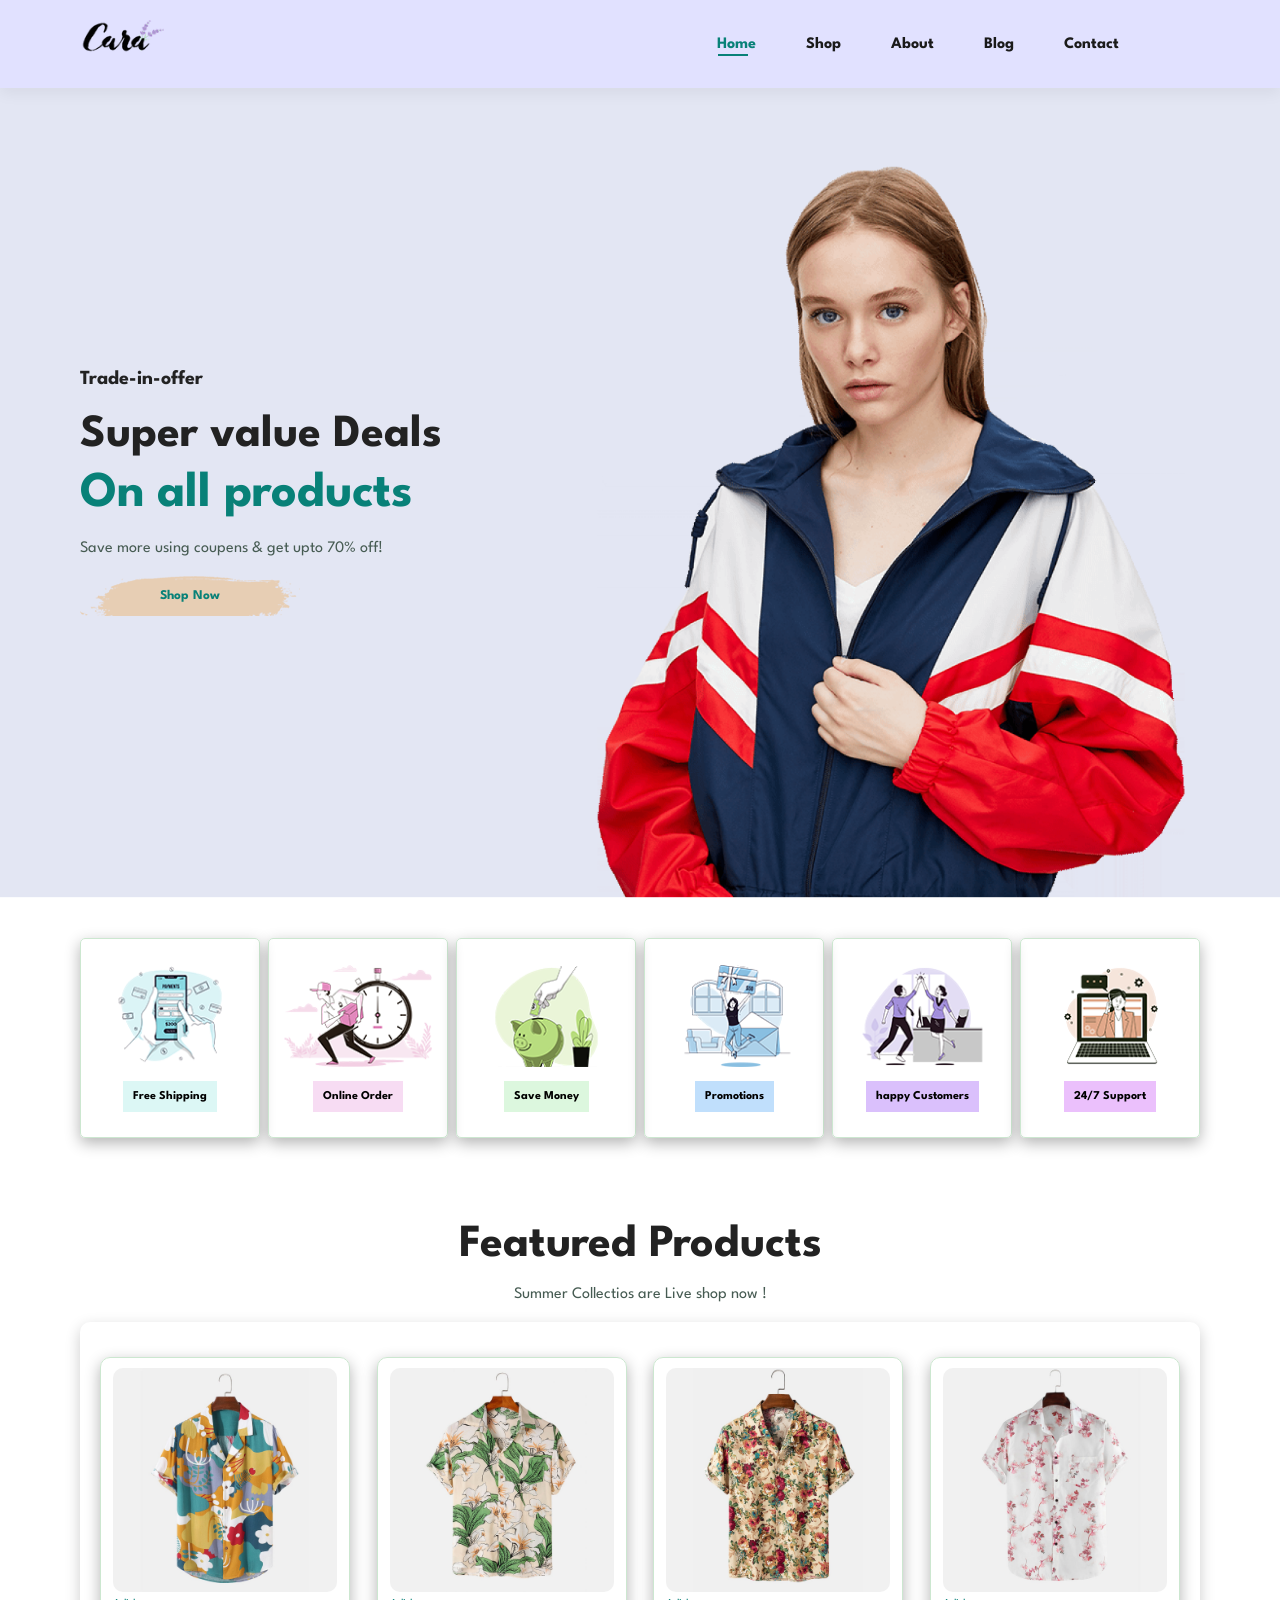
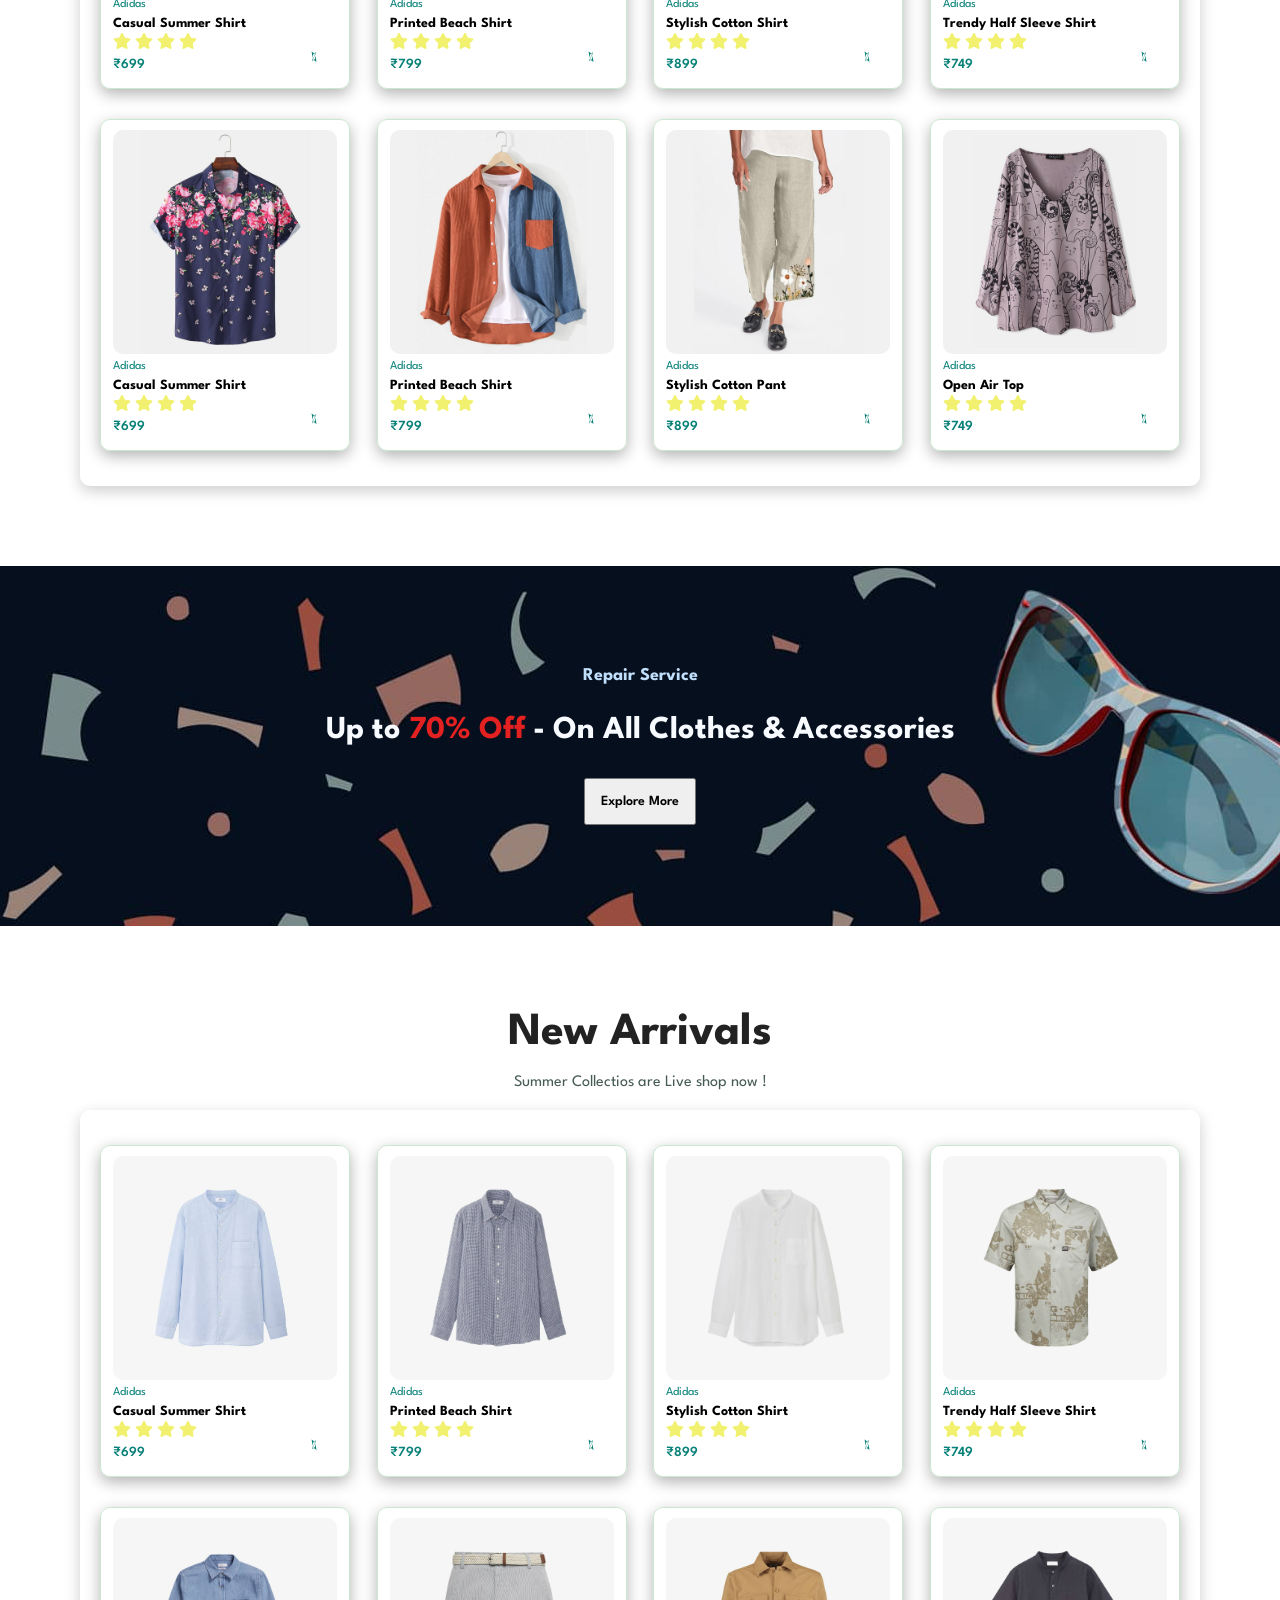
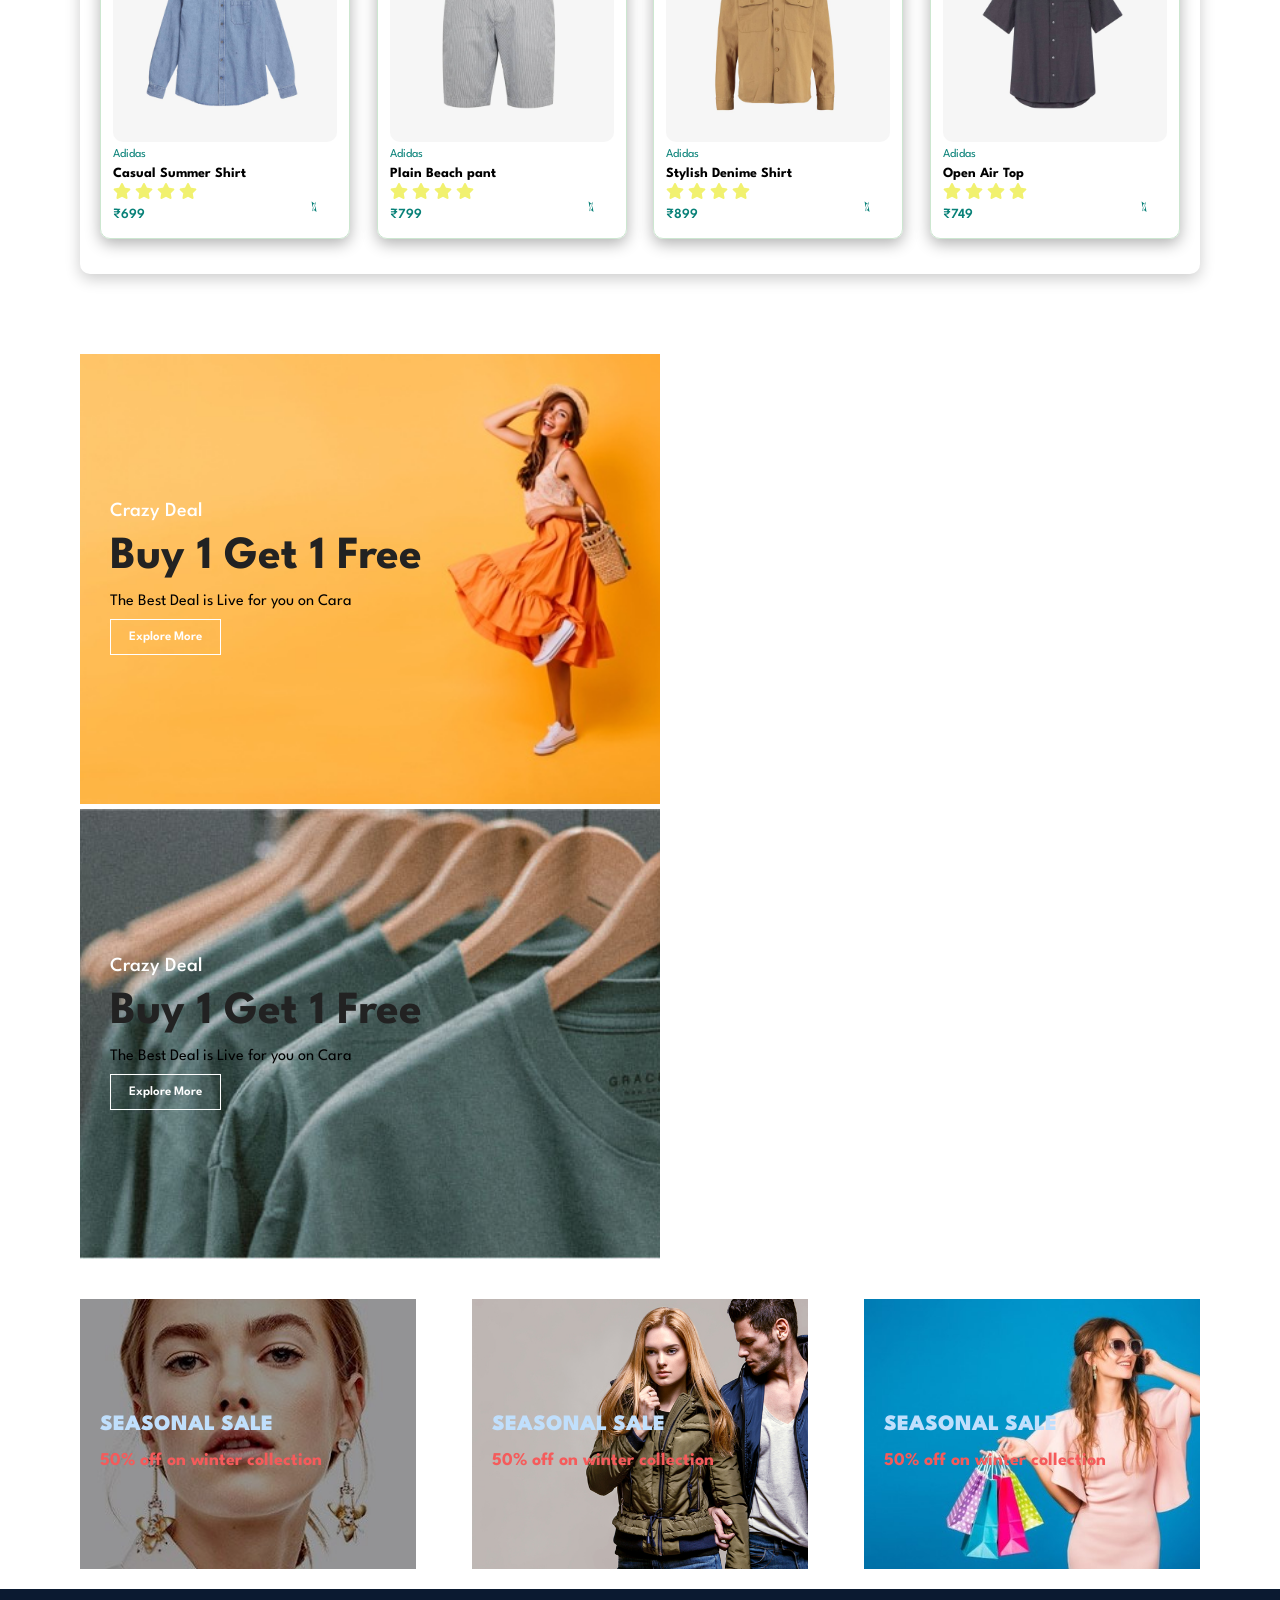
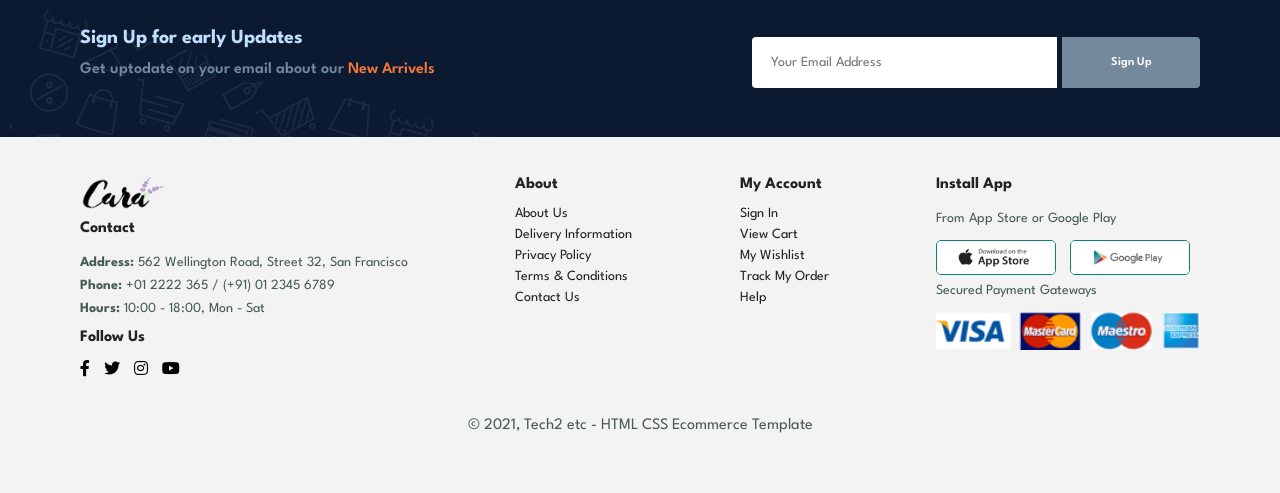
<file: index.html>
<!DOCTYPE html>
<html lang="en">
<head>
    <meta charset="UTF-8">
    <meta name="viewport" content="width=device-width, initial-scale=1.0">
    <title>Document</title>
    <link rel="stylesheet" href="https://pro.fontawesome.com/releases/v5.10.0/css/all.css" />
    <link rel="stylesheet" href="style.css">
</head>
<body>
    <section id="header">
        <a href="#"><img src="img/logo.png" class="logo" alt=""></a>
        <div>
            <ul id="navbar">
                <li><a class="active" href="index.html">Home</a></li>
                <li><a href="shop.html">Shop</a></li>
                <li><a href="about.html">About</a></li>
                <li><a href="blog.html">Blog</a></li>
                <li><a href="contact.html">Contact</a></li>
                <li id="bagggg"><a href="cart.html"><i class="far fa-shopping-bag" aria-hidden="true"></i></a></li>
                <a href="#" id="close"><i class="far fa-times"></i></a>
            </ul>
        </div>
        <div id="mobile">
            <a href="cart.html"><i class="far fa-shopping-bag" aria-hidden="true"></i></a>
            <i id="bar" class="fas fa-outdent"></i>
        </div>
    </section>

    <section id="hero">
        <h4>Trade-in-offer</h4>
        <h2>Super value Deals</h2>
        <h1>On all products</h1>
        <p>Save more using coupens & get upto 70% off! </p>
        <button>Shop Now</button>
    </section>

    <section id="feature" class="section-p1">
        <div class="f-box">
            <img src="img/features/f1.png" alt="">
            <h6>Free Shipping</h6>
        </div>
        <div class="f-box">
            <img src="img/features/f2.png" alt="">
            <h6>Online Order</h6>
        </div>
        <div class="f-box">
            <img src="img/features/f3.png" alt="">
            <h6>Save Money</h6>
        </div>
        <div class="f-box">
            <img src="img/features/f4.png" alt="">
            <h6>Promotions</h6>
        </div>
        <div class="f-box">
            <img src="img/features/f5.png" alt="">
            <h6>happy Customers</h6>
        </div>
        <div class="f-box">
            <img src="img/features/f6.png" alt="">
            <h6>24/7 Support</h6>
        </div>
    </section>

    <section id="product1" class="section-p1">
        <h2>Featured Products</h2>
        <p>Summer Collectios are Live shop now !</p>
         <div class="pro-container">

            <div class="pro1">
                <img src="img/products/f1.jpg" alt="">
                <div class="discription">
                    <span>Adidas</span>
                    <h5>Casual Summer Shirt</h5>
                    <div class="star">
                        <i class="fa fa-star"></i>
                        <i class="fa fa-star"></i>
                        <i class="fa fa-star"></i>
                        <i class="fa fa-star"></i>
                    </div>
                    <div class="price">
                        <h4>₹699</h4>
                        <a href="#"><i class="fal fa-shopping-cart"></i></a>
                    </div>
                </div>
            </div>

            <div class="pro1">
                <img src="img/products/f2.jpg" alt="">
                <div class="discription">
                    <span>Adidas</span>
                    <h5>Printed Beach Shirt</h5>
                    <div class="star">
                        <i class="fa fa-star"></i>
                        <i class="fa fa-star"></i>
                        <i class="fa fa-star"></i>
                        <i class="fa fa-star"></i>
                    </div>
                    <div class="price">
                        <h4>₹799</h4>
                        <a href="#"><i class="fal fa-shopping-cart"></i></a>
                    </div>
                </div>
            </div>

            <div class="pro1">
                <img src="img/products/f3.jpg" alt="">
                <div class="discription">
                    <span>Adidas</span>
                    <h5>Stylish Cotton Shirt</h5>
                    <div class="star">
                        <i class="fa fa-star"></i>
                        <i class="fa fa-star"></i>
                        <i class="fa fa-star"></i>
                        <i class="fa fa-star"></i>
                    </div>
                    <div class="price">
                        <h4>₹899</h4>
                        <a href="#"><i class="fal fa-shopping-cart"></i></a>
                    </div>
                </div>
            </div>

            <div class="pro1">
                <img src="img/products/f4.jpg" alt="">
                <div class="discription">
                    <span>Adidas</span>
                    <h5>Trendy Half Sleeve Shirt</h5>
                    <div class="star">
                        <i class="fa fa-star"></i>
                        <i class="fa fa-star"></i>
                        <i class="fa fa-star"></i>
                        <i class="fa fa-star"></i>
                    </div>
                    <div class="price">
                        <h4>₹749</h4>
                        <a href="#"><i class="fal fa-shopping-cart"></i></a>
                    </div>
                </div>
            </div>

            <div class="pro1">
                <img src="img/products/f5.jpg" alt="">
                <div class="discription">
                    <span>Adidas</span>
                    <h5>Casual Summer Shirt</h5>
                    <div class="star">
                        <i class="fa fa-star"></i>
                        <i class="fa fa-star"></i>
                        <i class="fa fa-star"></i>
                        <i class="fa fa-star"></i>
                    </div>
                    <div class="price">
                        <h4>₹699</h4>
                        <a href="#"><i class="fal fa-shopping-cart"></i></a>
                    </div>
                </div>
            </div>

            <div class="pro1">
                <img src="img/products/f6.jpg" alt="">
                <div class="discription">
                    <span>Adidas</span>
                    <h5>Printed Beach Shirt</h5>
                    <div class="star">
                        <i class="fa fa-star"></i>
                        <i class="fa fa-star"></i>
                        <i class="fa fa-star"></i>
                        <i class="fa fa-star"></i>
                    </div>
                    <div class="price">
                        <h4>₹799</h4>
                        <a href="#"><i class="fal fa-shopping-cart"></i></a>
                    </div>
                </div>
            </div>

            <div class="pro1">
                <img src="img/products/f7.jpg" alt="">
                <div class="discription">
                    <span>Adidas</span>
                    <h5>Stylish Cotton Pant</h5>
                    <div class="star">
                        <i class="fa fa-star"></i>
                        <i class="fa fa-star"></i>
                        <i class="fa fa-star"></i>
                        <i class="fa fa-star"></i>
                    </div>
                    <div class="price">
                        <h4>₹899</h4>
                        <a href="#"><i class="fal fa-shopping-cart"></i></a>
                    </div>
                </div>
            </div>

            <div class="pro1">
                <img src="img/products/f8.jpg" alt="">
                <div class="discription">
                    <span>Adidas</span>
                    <h5>Open Air Top </h5>
                    <div class="star">
                        <i class="fa fa-star"></i>
                        <i class="fa fa-star"></i>
                        <i class="fa fa-star"></i>
                        <i class="fa fa-star"></i>
                    </div>
                    <div class="price">
                        <h4>₹749</h4>
                        <a href="#"><i class="fal fa-shopping-cart"></i></a>
                    </div>
                </div>
            </div>



        </div>
    </section>

    <section id="banner" class="section-m1">
        <h4>Repair Service</h4>
        <h2>Up to <span>70% Off</span> - On All Clothes & Accessories </h2>
        <button class="">Explore More</button>
    </section>

    <section id="product1" class="section-p1">
        <h2>New Arrivals</h2>
        <p>Summer Collectios are Live shop now !</p>
         <div class="pro-container">

            <div class="pro1">
                <img src="img/products/n1.jpg" alt="">
                <div class="discription">
                    <span>Adidas</span>
                    <h5>Casual Summer Shirt</h5>
                    <div class="star">
                        <i class="fa fa-star"></i>
                        <i class="fa fa-star"></i>
                        <i class="fa fa-star"></i>
                        <i class="fa fa-star"></i>
                    </div>
                    <div class="price">
                        <h4>₹699</h4>
                        <a href="#"><i class="fal fa-shopping-cart"></i></a>
                    </div>
                </div>
            </div>

            <div class="pro1">
                <img src="img/products/n2.jpg" alt="">
                <div class="discription">
                    <span>Adidas</span>
                    <h5>Printed Beach Shirt</h5>
                    <div class="star">
                        <i class="fa fa-star"></i>
                        <i class="fa fa-star"></i>
                        <i class="fa fa-star"></i>
                        <i class="fa fa-star"></i>
                    </div>
                    <div class="price">
                        <h4>₹799</h4>
                        <a href="#"><i class="fal fa-shopping-cart"></i></a>
                    </div>
                </div>
            </div>

            <div class="pro1">
                <img src="img/products/n3.jpg" alt="">
                <div class="discription">
                    <span>Adidas</span>
                    <h5>Stylish Cotton Shirt</h5>
                    <div class="star">
                        <i class="fa fa-star"></i>
                        <i class="fa fa-star"></i>
                        <i class="fa fa-star"></i>
                        <i class="fa fa-star"></i>
                    </div>
                    <div class="price">
                        <h4>₹899</h4>
                        <a href="#"><i class="fal fa-shopping-cart"></i></a>
                    </div>
                </div>
            </div>

            <div class="pro1">
                <img src="img/products/n4.jpg" alt="">
                <div class="discription">
                    <span>Adidas</span>
                    <h5>Trendy Half Sleeve Shirt</h5>
                    <div class="star">
                        <i class="fa fa-star"></i>
                        <i class="fa fa-star"></i>
                        <i class="fa fa-star"></i>
                        <i class="fa fa-star"></i>
                    </div>
                    <div class="price">
                        <h4>₹749</h4>
                        <a href="#"><i class="fal fa-shopping-cart"></i></a>
                    </div>
                </div>
            </div>

            <div class="pro1">
                <img src="img/products/n5.jpg" alt="">
                <div class="discription">
                    <span>Adidas</span>
                    <h5>Casual Summer Shirt</h5>
                    <div class="star">
                        <i class="fa fa-star"></i>
                        <i class="fa fa-star"></i>
                        <i class="fa fa-star"></i>
                        <i class="fa fa-star"></i>
                    </div>
                    <div class="price">
                        <h4>₹699</h4>
                        <a href="#"><i class="fal fa-shopping-cart"></i></a>
                    </div>
                </div>
            </div>

            <div class="pro1">
                <img src="img/products/n6.jpg" alt="">
                <div class="discription">
                    <span>Adidas</span>
                    <h5>Plain Beach pant</h5>
                    <div class="star">
                        <i class="fa fa-star"></i>
                        <i class="fa fa-star"></i>
                        <i class="fa fa-star"></i>
                        <i class="fa fa-star"></i>
                    </div>
                    <div class="price">
                        <h4>₹799</h4>
                        <a href="#"><i class="fal fa-shopping-cart"></i></a>
                    </div>
                </div>
            </div>

            <div class="pro1">
                <img src="img/products/n7.jpg" alt="">
                <div class="discription">
                    <span>Adidas</span>
                    <h5>Stylish Denime Shirt</h5>
                    <div class="star">
                        <i class="fa fa-star"></i>
                        <i class="fa fa-star"></i>
                        <i class="fa fa-star"></i>
                        <i class="fa fa-star"></i>
                    </div>
                    <div class="price">
                        <h4>₹899</h4>
                        <a href="#"><i class="fal fa-shopping-cart"></i></a>
                    </div>
                </div>
            </div>

            <div class="pro1">
                <img src="img/products/n8.jpg" alt="">
                <div class="discription">
                    <span>Adidas</span>
                    <h5>Open Air Top </h5>
                    <div class="star">
                        <i class="fa fa-star"></i>
                        <i class="fa fa-star"></i>
                        <i class="fa fa-star"></i>
                        <i class="fa fa-star"></i>
                    </div>
                    <div class="price">
                        <h4>₹749</h4>
                        <a href="#"><i class="fal fa-shopping-cart"></i></a>
                    </div>
                </div>
            </div>



        </div>
    </section>

    <section id="smBanner" class="section-p1">
        <div class="bannerBox1">
            <h4>Crazy Deal</h4>
            <h2>Buy 1 Get 1 Free</h2>
            <span>The Best Deal is Live for you on Cara</span>
            <button class="bannerBtn">Explore More</button>
        </div>
        <div class="bannerBox2">
            <h4>Crazy Deal</h4>
            <h2>Buy 1 Get 1 Free</h2>
            <span>The Best Deal is Live for you on Cara</span>
            <button class="bannerBtn">Explore More</button>
        </div>
    </section>

    <section id="banner3">
        <div class="bannerBox1">
            <h2>SEASONAL SALE </h2>
            <h3>50% off on winter collection</h3>
        </div>
        <div class="bannerBox2">
            <h2>SEASONAL SALE </h2>
            <h3>50% off on winter collection</h3>
        </div>
        <div class="bannerBox3">
            <h2>SEASONAL SALE </h2>
            <h3>50% off on winter collection</h3>
        </div>
    </section>

    <section id="newsBox" class="section-p1">
        <div class="newsText">
            <h4>Sign Up for early Updates</h4>
            <p>Get uptodate on your email about our <span>New Arrivels</span></p>
        </div>
        <div class="form">
            <input type="text" placeholder="Your Email Address">
            <button class="normal">Sign Up</button>
        </div>
    </section>

        <footer class="footer">
            <div class="footer-container">

                <!-- Logo + Contact -->
                <div class="footer-col">
                    <img src="img/logo.png" alt="logo" class="logo">
                    <h4>Contact</h4>
                    <p><strong>Address:</strong> 562 Wellington Road, Street 32, San Francisco</p>
                    <p><strong>Phone:</strong> +01 2222 365 / (+91) 01 2345 6789</p>
                    <p><strong>Hours:</strong> 10:00 - 18:00, Mon - Sat</p>

                    <div class="follow">
                        <h4>Follow Us</h4>
                        <div class="icon">
                            <i class="fab fa-facebook-f"></i>
                            <i class="fab fa-twitter"></i>
                            <i class="fab fa-instagram" ></i>
                            <i class="fab fa-youtube"></i>
                        </div>
                    </div>
                </div>

                <!-- About -->
                <div class="footer-col">
                    <h4>About</h4>
                    <a href="#">About Us</a>
                    <a href="#">Delivery Information</a>
                    <a href="#">Privacy Policy</a>
                    <a href="#">Terms & Conditions</a>
                    <a href="#">Contact Us</a>
                </div>

                <!-- My Account -->
                <div class="footer-col">
                    <h4>My Account</h4>
                    <a href="#">Sign In</a>
                    <a href="#">View Cart</a>
                    <a href="#">My Wishlist</a>
                    <a href="#">Track My Order</a>
                    <a href="#">Help</a>
                </div>

                <!-- Install App -->
                <div class="footer-col install">
                    <h4>Install App</h4>
                    <p>From App Store or Google Play</p>

                    <div class="row">
                        <img src="img/pay/app.jpg" alt="">
                        <img src="img/pay/play.jpg" alt="">
                    </div>

                    <p>Secured Payment Gateways</p>
                    <img src="img/pay/pay.png" alt="">
                </div>

            </div>

            <div class="copyright">
                <p>© 2021, Tech2 etc - HTML CSS Ecommerce Template</p>
            </div>
        </footer>

    

    <script src="script.js"></script>
</body>
</html>
</file>
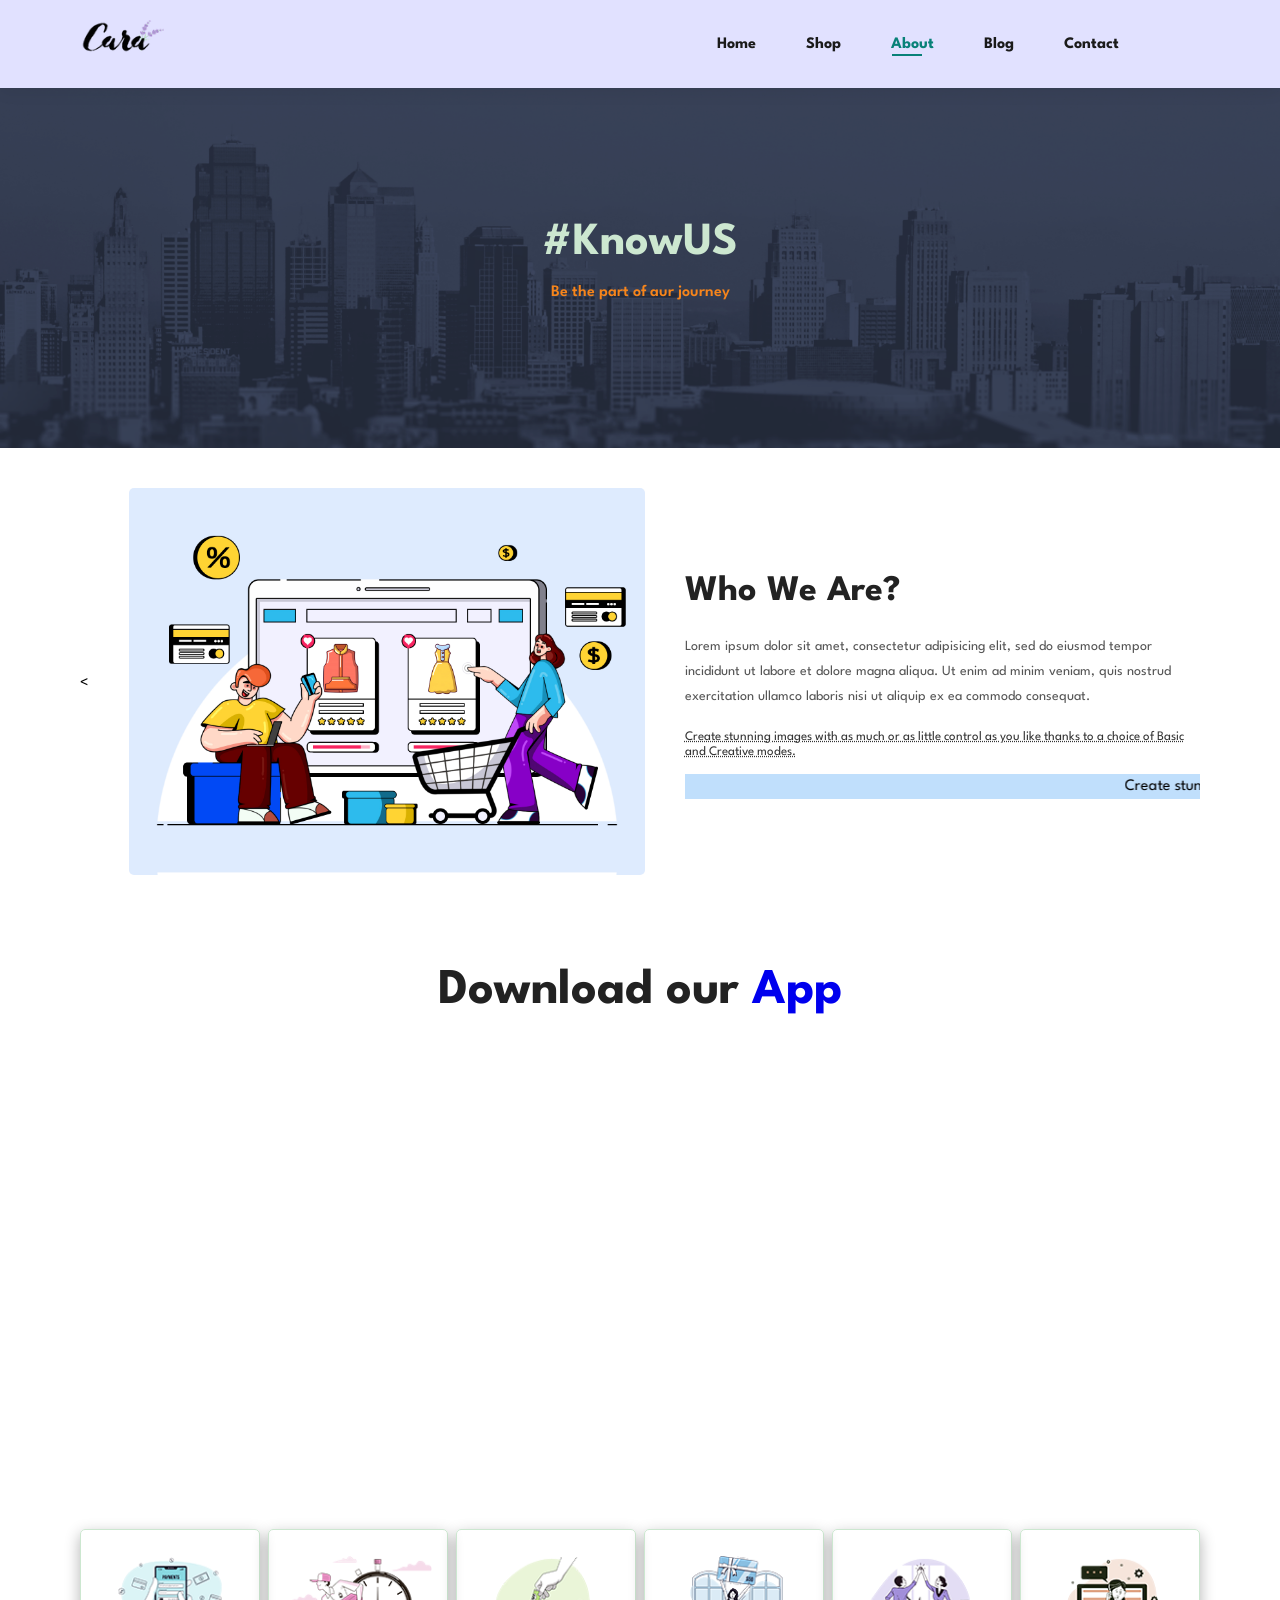
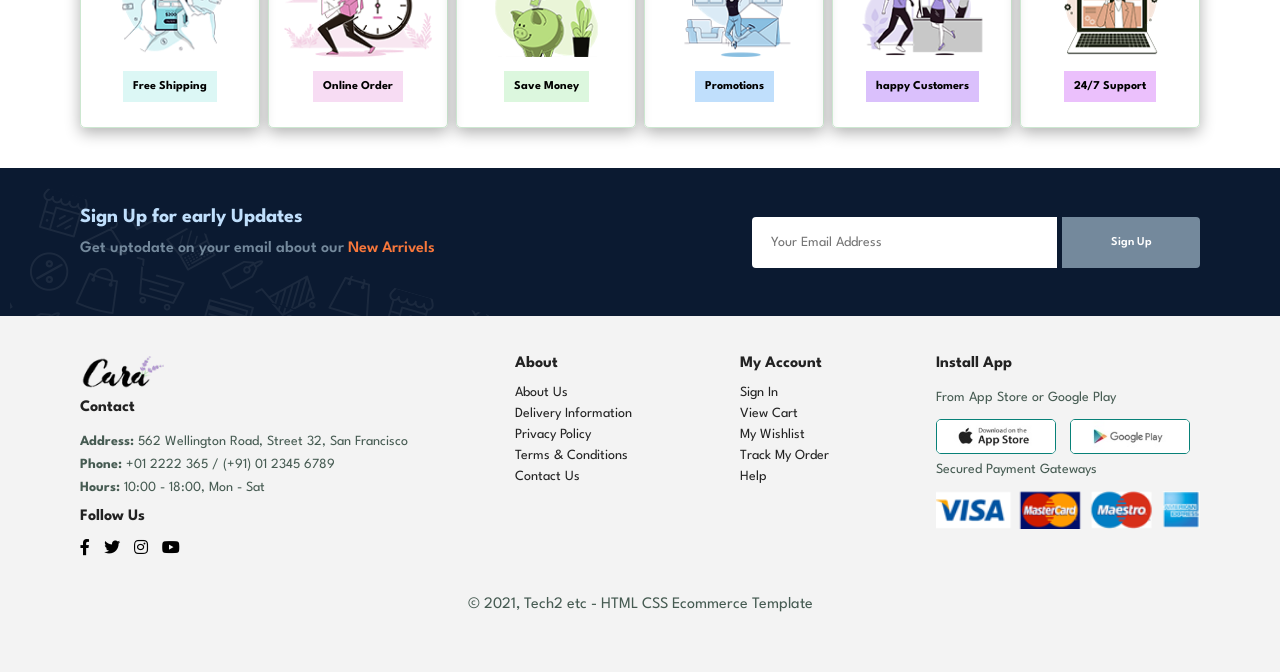
<file: about.html>
<!DOCTYPE html>
<html lang="en">
<head>
    <meta charset="UTF-8">
    <meta name="viewport" content="width=device-width, initial-scale=1.0">
    <title>Document</title>
    <link rel="stylesheet" href="https://pro.fontawesome.com/releases/v5.10.0/css/all.css" />
    <link rel="stylesheet" href="style.css">
</head>
<body>
    <section id="header">
        <a href="#"><img src="img/logo.png" class="logo" alt=""></a>
        <div>
            <ul id="navbar">
                <li><a href="index.html">Home</a></li>
                <li><a href="shop.html">Shop</a></li>
                <li><a class="active" href="about.html">About</a></li>
                <li><a href="blog.html">Blog</a></li>
                <li><a href="contact.html">Contact</a></li>
                <li id="bagggg"><a href="cart.html"><i class="far fa-shopping-bag" aria-hidden="true"></i></a></li>
                <a href="#" id="close"><i class="far fa-times"></i></a>
            </ul>
        </div>
        <div id="mobile">
            <a href="cart.html"><i class="far fa-shopping-bag" aria-hidden="true"></i></a>
            <i id="bar" class="fas fa-outdent"></i>
        </div>
    </section>

    <section id="heroShop" class="aboutSec">
        <h2>#KnowUS</h2>
        <p>Be the part of aur journey</p>
    </section>

    <section id="about-section" class="section-p1">

    < 
        <div class="about-img">
            <img src="img/about/a6.jpg" alt="">
        </div>
 
        <div class="about-content">
            <h2>Who We Are?</h2>

            <p>
                Lorem ipsum dolor sit amet, consectetur adipisicing elit, sed do eiusmod tempor incididunt ut labore et dolore magna aliqua.
                Ut enim ad minim veniam, quis nostrud exercitation ullamco laboris nisi ut aliquip ex ea commodo consequat.
            </p>

            <abbr title="">
                Create stunning images with as much or as little control as you like thanks to a choice of Basic and Creative modes.
            </abbr>

            <br><br>

            <marquee  loop="-1" scrollamount="5" width="100%">
                Create stunning images with as much or as little control as you like thanks to a choice of Basic and Creative modes.
            </marquee>
        </div>

    </section>

    <section id="about-app" class="section-p1">
        <h1>Download our <a href="#">App</a></h1>
        <div class="video">
            <video autoplay muted loop src="img/about/1.mp4"></video>
        </div>
    </section>

    <section id="feature" class="section-p1">
        <div class="f-box">
            <img src="img/features/f1.png" alt="">
            <h6>Free Shipping</h6>
        </div>
        <div class="f-box">
            <img src="img/features/f2.png" alt="">
            <h6>Online Order</h6>
        </div>
        <div class="f-box">
            <img src="img/features/f3.png" alt="">
            <h6>Save Money</h6>
        </div>
        <div class="f-box">
            <img src="img/features/f4.png" alt="">
            <h6>Promotions</h6>
        </div>
        <div class="f-box">
            <img src="img/features/f5.png" alt="">
            <h6>happy Customers</h6>
        </div>
        <div class="f-box">
            <img src="img/features/f6.png" alt="">
            <h6>24/7 Support</h6>
        </div>
    </section>

    <section id="newsBox" class="section-p1">
        <div class="newsText">
            <h4>Sign Up for early Updates</h4>
            <p>Get uptodate on your email about our <span>New Arrivels</span></p>
        </div>
        <div class="form">
            <input type="text" placeholder="Your Email Address">
            <button class="normal">Sign Up</button>
        </div>
    </section>

    <footer class="footer">
            <div class="footer-container">

                <!-- Logo + Contact -->
                <div class="footer-col">
                    <img src="img/logo.png" alt="logo" class="logo">
                    <h4>Contact</h4>
                    <p><strong>Address:</strong> 562 Wellington Road, Street 32, San Francisco</p>
                    <p><strong>Phone:</strong> +01 2222 365 / (+91) 01 2345 6789</p>
                    <p><strong>Hours:</strong> 10:00 - 18:00, Mon - Sat</p>

                    <div class="follow">
                        <h4>Follow Us</h4>
                        <div class="icon">
                            <i class="fab fa-facebook-f"></i>
                            <i class="fab fa-twitter"></i>
                            <i class="fab fa-instagram" ></i>
                            <i class="fab fa-youtube"></i>
                        </div>
                    </div>
                </div>

                <!-- About -->
                <div class="footer-col">
                    <h4>About</h4>
                    <a href="#">About Us</a>
                    <a href="#">Delivery Information</a>
                    <a href="#">Privacy Policy</a>
                    <a href="#">Terms & Conditions</a>
                    <a href="#">Contact Us</a>
                </div>

                <!-- My Account -->
                <div class="footer-col">
                    <h4>My Account</h4>
                    <a href="#">Sign In</a>
                    <a href="#">View Cart</a>
                    <a href="#">My Wishlist</a>
                    <a href="#">Track My Order</a>
                    <a href="#">Help</a>
                </div>

                <!-- Install App -->
                <div class="footer-col install">
                    <h4>Install App</h4>
                    <p>From App Store or Google Play</p>

                    <div class="row">
                        <img src="img/pay/app.jpg" alt="">
                        <img src="img/pay/play.jpg" alt="">
                    </div>

                    <p>Secured Payment Gateways</p>
                    <img src="img/pay/pay.png" alt="">
                </div>

            </div>

            <div class="copyright">
                <p>© 2021, Tech2 etc - HTML CSS Ecommerce Template</p>
            </div>
    </footer>

    

    <script src="script.js"></script>
</body>
</html>
</file>
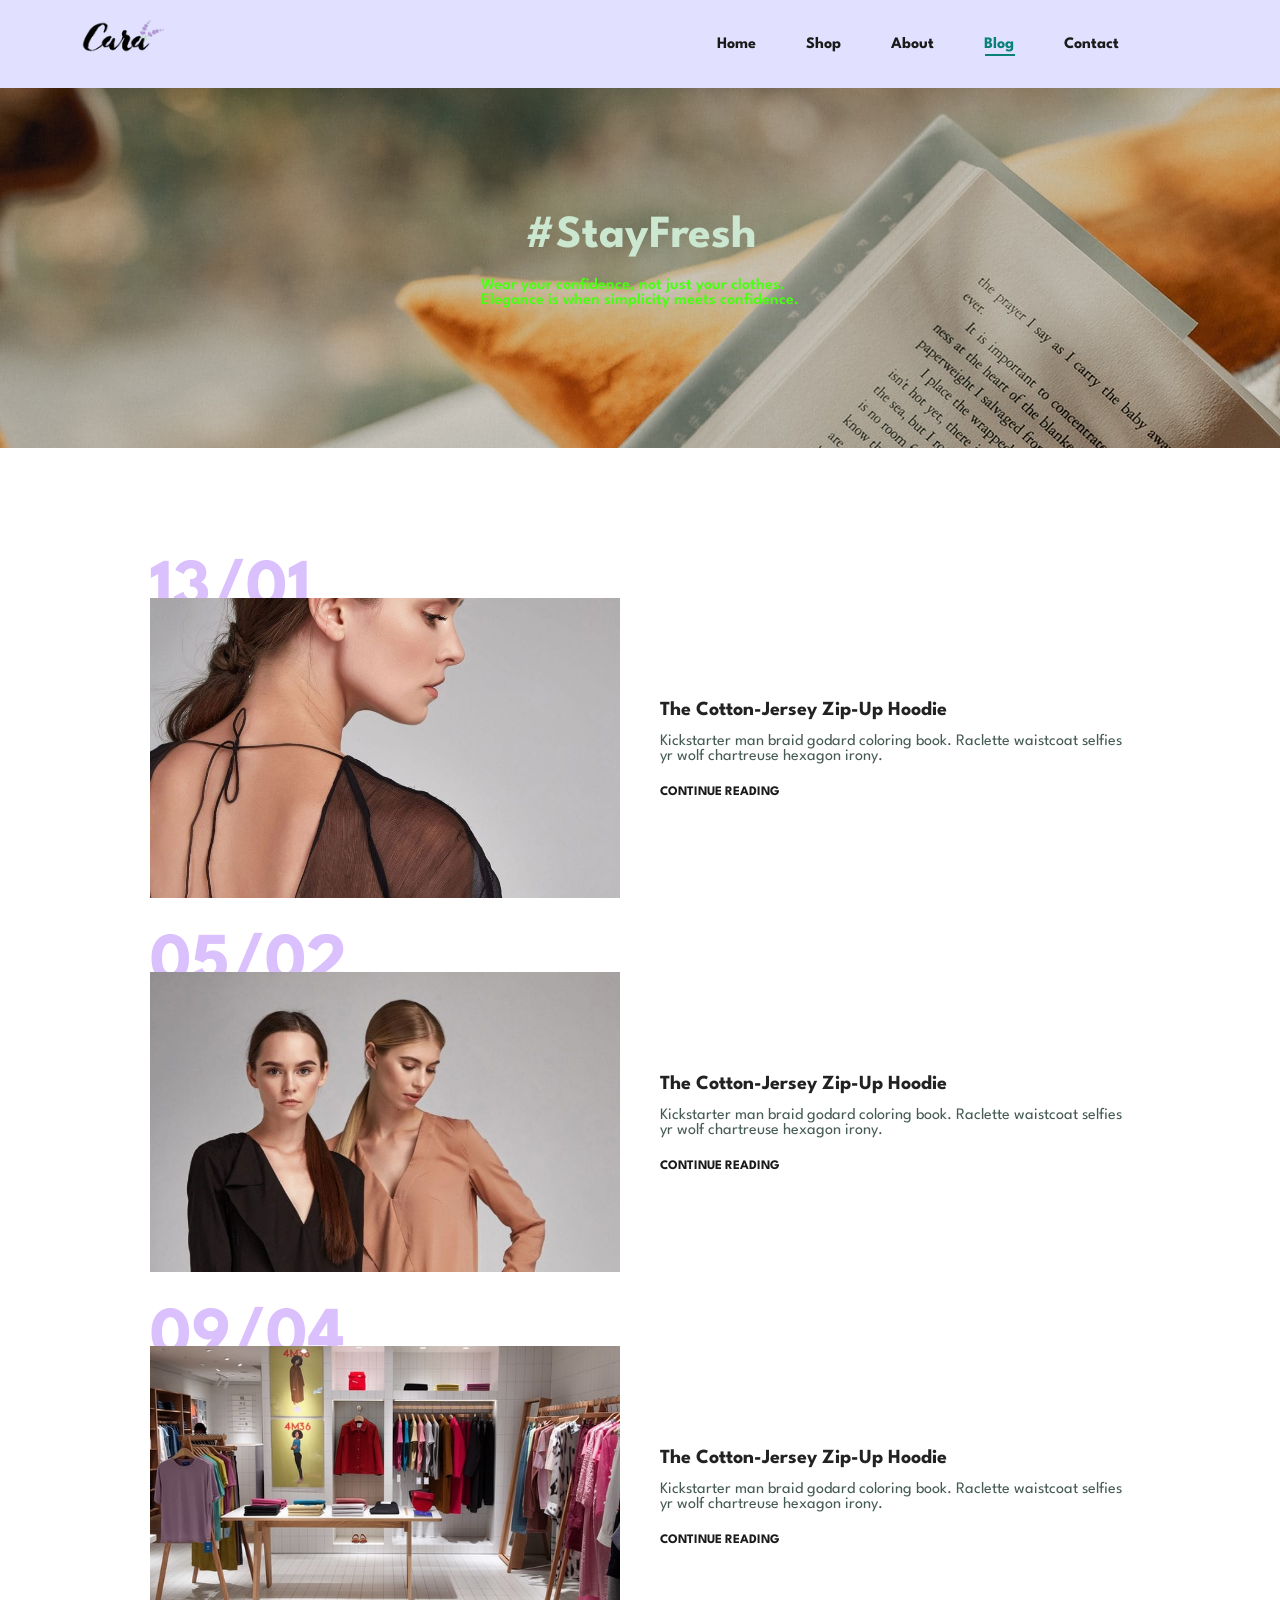
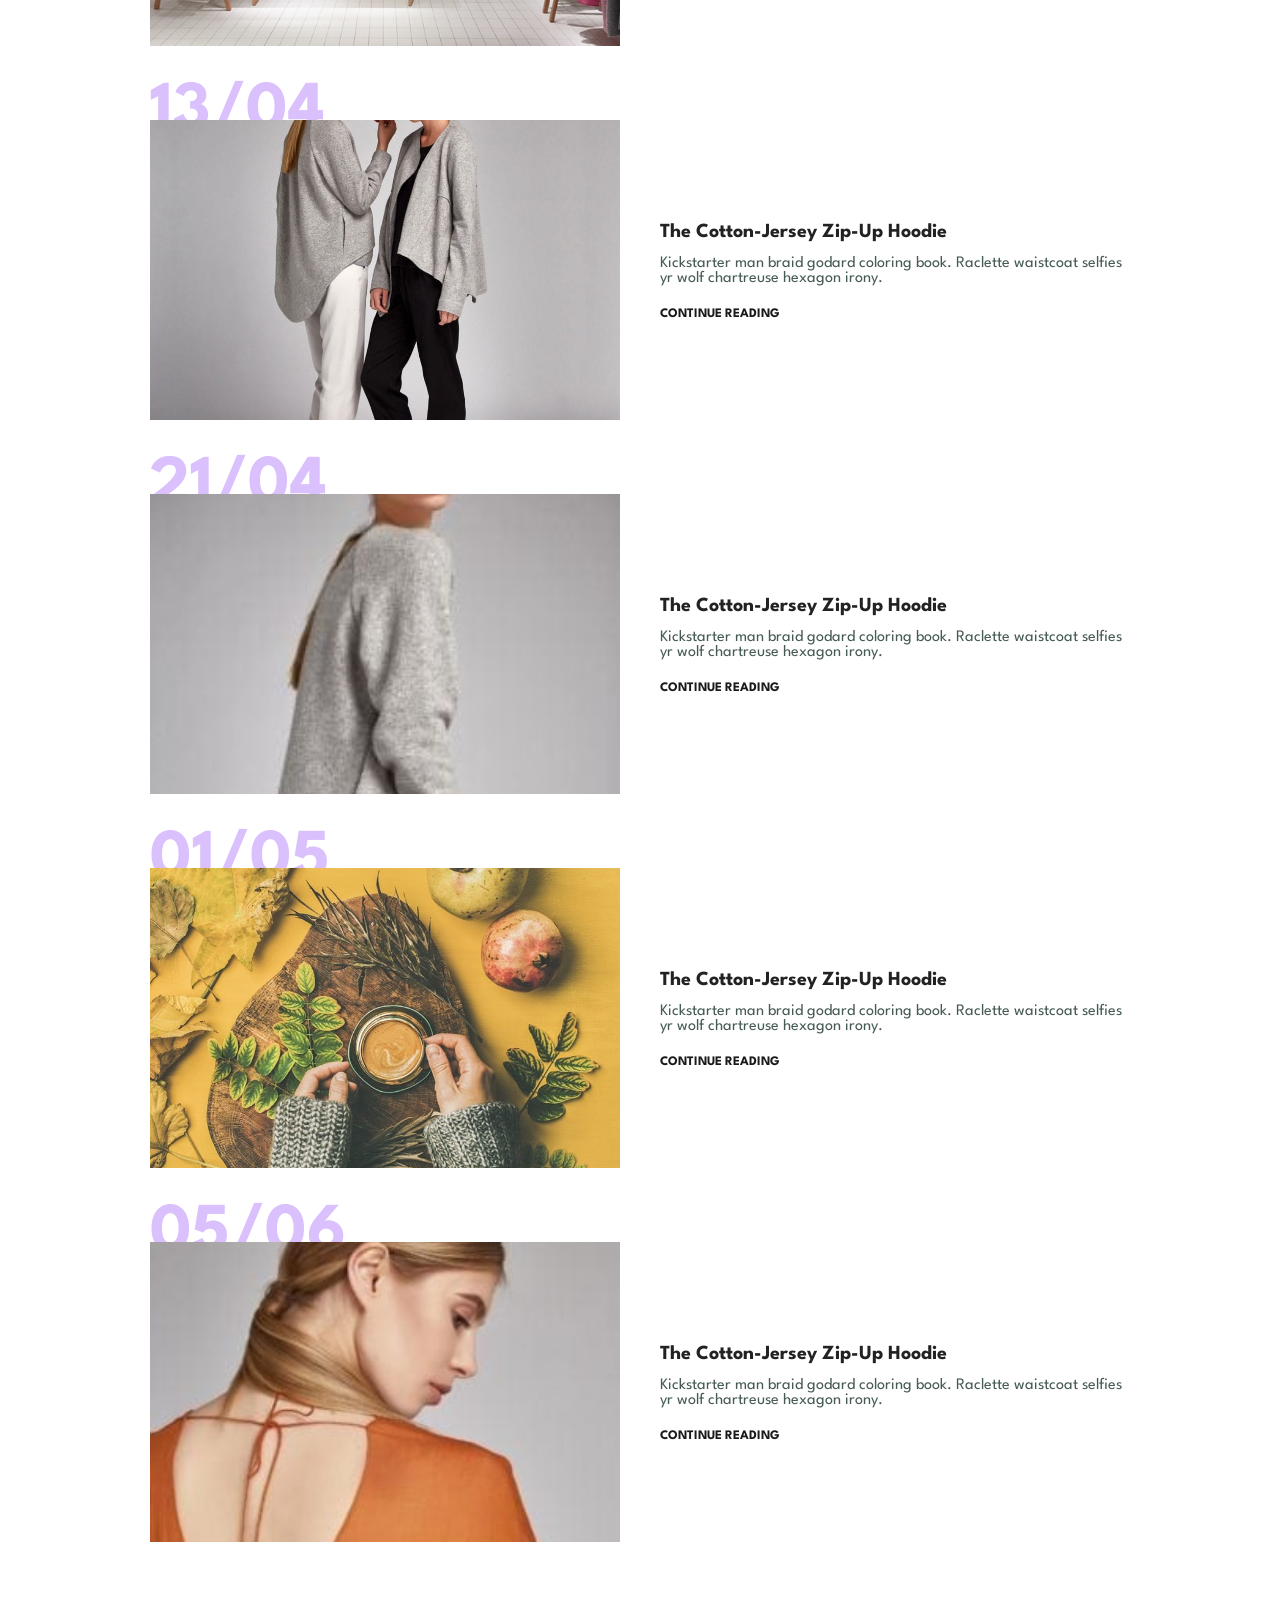
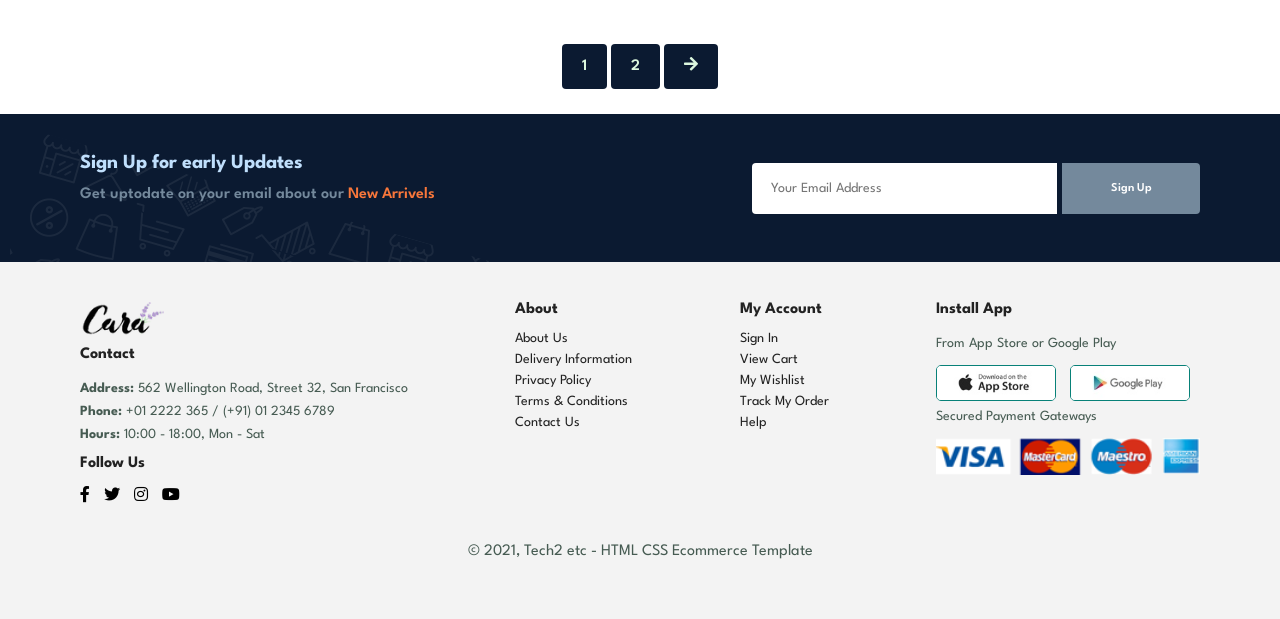
<file: blog.html>
<!DOCTYPE html>
<html lang="en">
<head>
    <meta charset="UTF-8">
    <meta name="viewport" content="width=device-width, initial-scale=1.0">
    <title>Document</title>
    <link rel="stylesheet" href="https://pro.fontawesome.com/releases/v5.10.0/css/all.css" />
    <link rel="stylesheet" href="style.css">
</head>
<body>
    <section id="header">
        <a href="#"><img src="img/logo.png" class="logo" alt=""></a>
        <div>
            <ul id="navbar">
                <li><a href="index.html">Home</a></li>
                <li><a href="shop.html">Shop</a></li>
                <li><a href="about.html">About</a></li>
                <li><a class="active" href="blog.html">Blog</a></li>
                <li><a href="contact.html">Contact</a></li>
                <li id="bagggg"><a href="cart.html"><i class="far fa-shopping-bag" aria-hidden="true"></i></a></li>
                <a href="#" id="close"><i class="far fa-times"></i></a>
            </ul>
        </div>
        <div id="mobile">
            <a href="cart.html"><i class="far fa-shopping-bag" aria-hidden="true"></i></a>
            <i id="bar" class="fas fa-outdent"></i>
        </div>
    </section>

    <section id="heroShop" class="pageHeader">
        <h2>#StayFresh</h2>
        <p>Wear your confidence, not just your clothes. <br>Elegance is when simplicity meets confidence.</p>
    </section>

    <section id="blog">
        <div class="blog-container">
            <div class="blog-img">
                <img src="img/blog/b1.jpg" alt="">
            </div>
            <div class="blog-content">
                <h4>The Cotton-Jersey Zip-Up Hoodie</h4>
                <p>Kickstarter man braid godard coloring book. Raclette waistcoat selfies yr wolf chartreuse hexagon irony.</p>
                <a href="#">CONTINUE READING</a>
            </div>
            <h1>13/01</h1>
        </div>
        <div class="blog-container">
            <div class="blog-img">
                <img src="img/blog/b2.jpg" alt="">
            </div>
            <div class="blog-content">
                <h4>The Cotton-Jersey Zip-Up Hoodie</h4>
                <p>Kickstarter man braid godard coloring book. Raclette waistcoat selfies yr wolf chartreuse hexagon irony.</p>
                <a href="#">CONTINUE READING</a>
            </div>
            <h1>05/02</h1>
        </div>
        <div class="blog-container">
            <div class="blog-img">
                <img src="img/blog/b3.jpg" alt="">
            </div>
            <div class="blog-content">
                <h4>The Cotton-Jersey Zip-Up Hoodie</h4>
                <p>Kickstarter man braid godard coloring book. Raclette waistcoat selfies yr wolf chartreuse hexagon irony.</p>
                <a href="#">CONTINUE READING</a>
            </div>
            <h1>09/04</h1>
        </div><div class="blog-container">
            <div class="blog-img">
                <img src="img/blog/b4.jpg" alt="">
            </div>
            <div class="blog-content">
                <h4>The Cotton-Jersey Zip-Up Hoodie</h4>
                <p>Kickstarter man braid godard coloring book. Raclette waistcoat selfies yr wolf chartreuse hexagon irony.</p>
                <a href="#">CONTINUE READING</a>
            </div>
            <h1>13/04</h1>
        </div>

        </div><div class="blog-container">
            <div class="blog-img">
                <img src="img/blog/b5.jpg" alt="">
            </div>
            <div class="blog-content">
                <h4>The Cotton-Jersey Zip-Up Hoodie</h4>
                <p>Kickstarter man braid godard coloring book. Raclette waistcoat selfies yr wolf chartreuse hexagon irony.</p>
                <a href="#">CONTINUE READING</a>
            </div>
            <h1>21/04</h1>
        </div>

        </div><div class="blog-container">
            <div class="blog-img">
                <img src="img/blog/b6.jpg" alt="">
            </div>
            <div class="blog-content">
                <h4>The Cotton-Jersey Zip-Up Hoodie</h4>
                <p>Kickstarter man braid godard coloring book. Raclette waistcoat selfies yr wolf chartreuse hexagon irony.</p>
                <a href="#">CONTINUE READING</a>
            </div>
            <h1>01/05</h1>
        </div>
        
        </div><div class="blog-container">
            <div class="blog-img">
                <img src="img/blog/b7.jpg" alt="">
            </div>
            <div class="blog-content">
                <h4>The Cotton-Jersey Zip-Up Hoodie</h4>
                <p>Kickstarter man braid godard coloring book. Raclette waistcoat selfies yr wolf chartreuse hexagon irony.</p>
                <a href="#">CONTINUE READING</a>
            </div>
            <h1>05/06</h1>
        </div>
    </section>    

    <section id="pageMover" class="section-p1">
        <a href="#">1</a>
        <a href="#">2</a>
        <a href="#"><i class="fa fa-arrow-right" aria-hidden="true"></i></a>
    </section>

    <section id="newsBox" class="section-p1">
        <div class="newsText">
            <h4>Sign Up for early Updates</h4>
            <p>Get uptodate on your email about our <span>New Arrivels</span></p>
        </div>
        <div class="form">
            <input type="text" placeholder="Your Email Address">
            <button class="normal">Sign Up</button>
        </div>
    </section>

    <footer class="footer">
            <div class="footer-container">

                <!-- Logo + Contact -->
                <div class="footer-col">
                    <img src="img/logo.png" alt="logo" class="logo">
                    <h4>Contact</h4>
                    <p><strong>Address:</strong> 562 Wellington Road, Street 32, San Francisco</p>
                    <p><strong>Phone:</strong> +01 2222 365 / (+91) 01 2345 6789</p>
                    <p><strong>Hours:</strong> 10:00 - 18:00, Mon - Sat</p>

                    <div class="follow">
                        <h4>Follow Us</h4>
                        <div class="icon">
                            <i class="fab fa-facebook-f"></i>
                            <i class="fab fa-twitter"></i>
                            <i class="fab fa-instagram" ></i>
                            <i class="fab fa-youtube"></i>
                        </div>
                    </div>
                </div>

                <!-- About -->
                <div class="footer-col">
                    <h4>About</h4>
                    <a href="#">About Us</a>
                    <a href="#">Delivery Information</a>
                    <a href="#">Privacy Policy</a>
                    <a href="#">Terms & Conditions</a>
                    <a href="#">Contact Us</a>
                </div>

                <!-- My Account -->
                <div class="footer-col">
                    <h4>My Account</h4>
                    <a href="#">Sign In</a>
                    <a href="#">View Cart</a>
                    <a href="#">My Wishlist</a>
                    <a href="#">Track My Order</a>
                    <a href="#">Help</a>
                </div>

                <!-- Install App -->
                <div class="footer-col install">
                    <h4>Install App</h4>
                    <p>From App Store or Google Play</p>

                    <div class="row">
                        <img src="img/pay/app.jpg" alt="">
                        <img src="img/pay/play.jpg" alt="">
                    </div>

                    <p>Secured Payment Gateways</p>
                    <img src="img/pay/pay.png" alt="">
                </div>

            </div>

            <div class="copyright">
                <p>© 2021, Tech2 etc - HTML CSS Ecommerce Template</p>
            </div>
    </footer>

    

    <script src="script.js"></script>
</body>
</html>
</file>
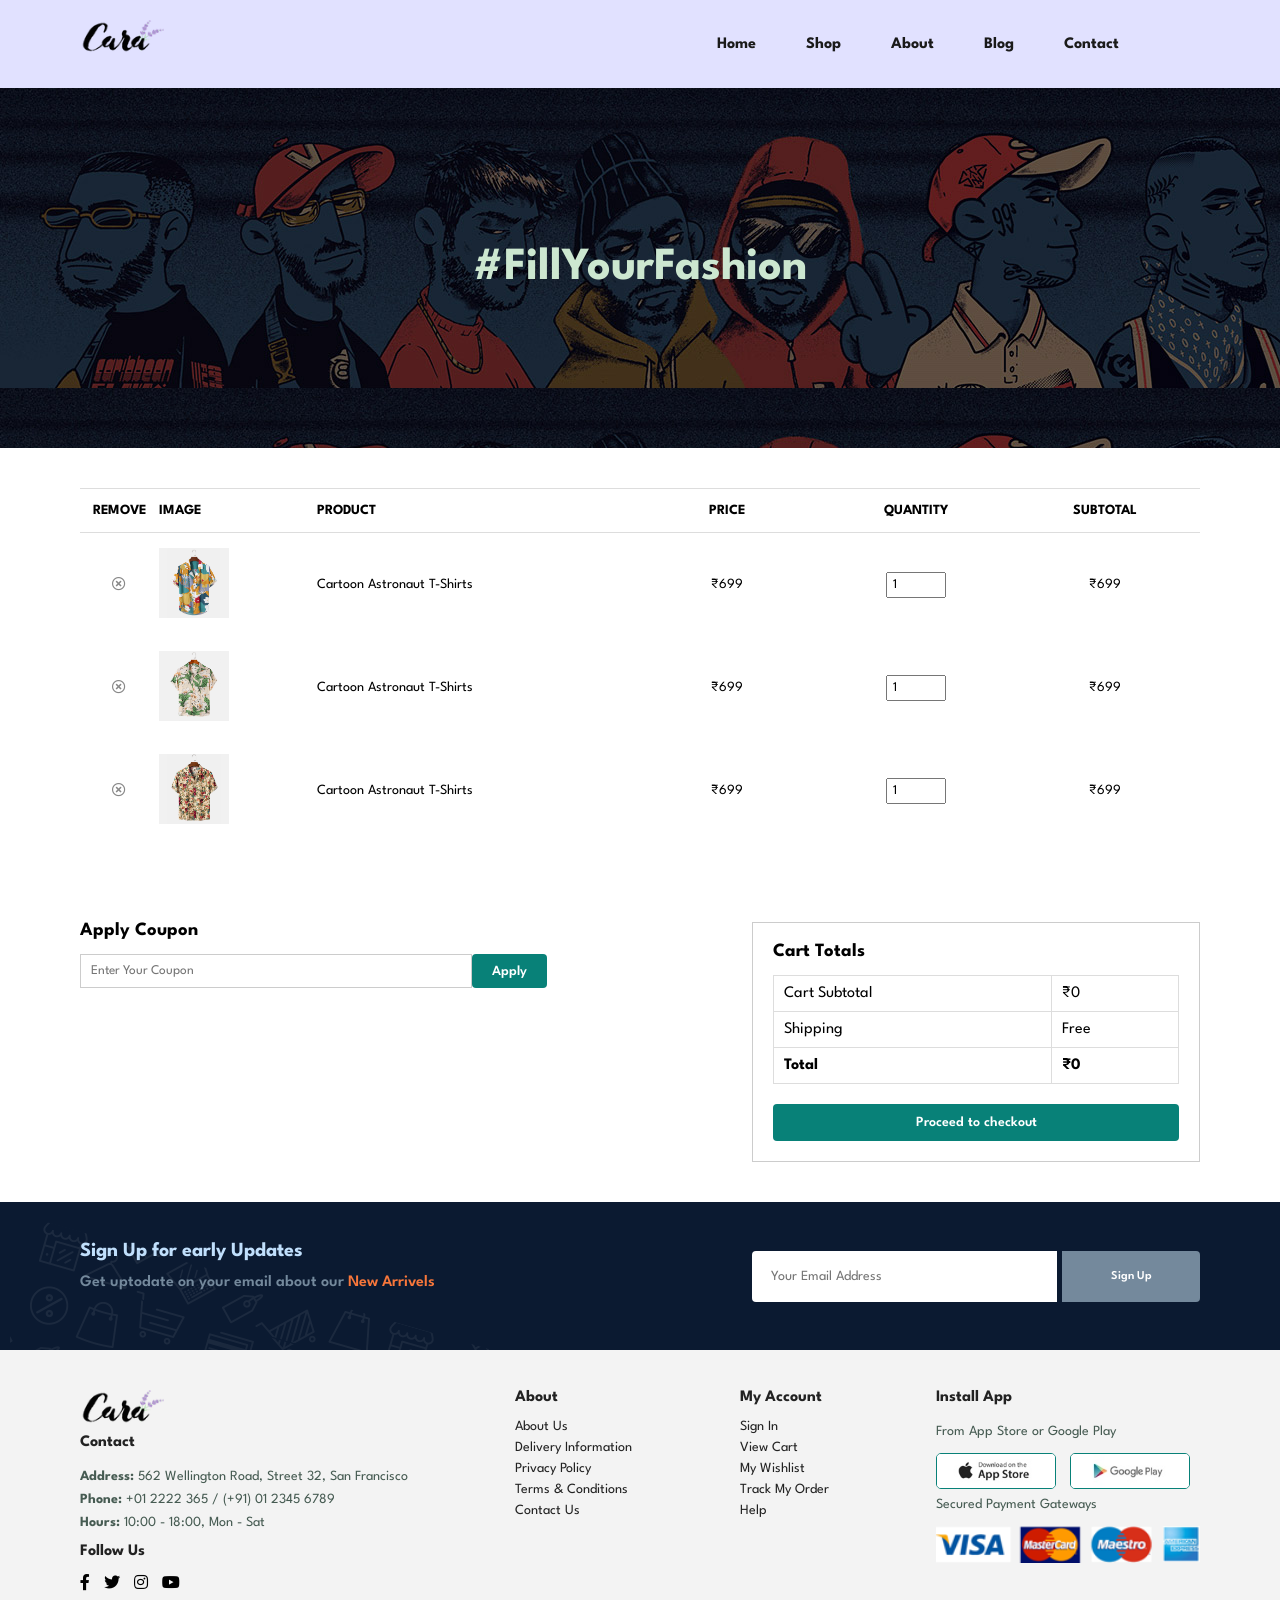
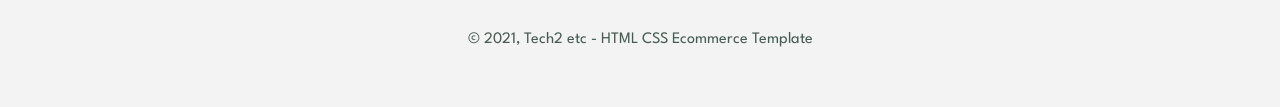
<file: cart.html>
<!DOCTYPE html>
<html lang="en">
<head>
    <meta charset="UTF-8">
    <meta name="viewport" content="width=device-width, initial-scale=1.0">
    <title>Document</title>
    <link rel="stylesheet" href="https://pro.fontawesome.com/releases/v5.10.0/css/all.css" />
    <link rel="stylesheet" href="style.css">
</head>
<body>
    <section id="header">
        <a href="#"><img src="img/logo.png" class="logo" alt=""></a>
        <div>
            <ul id="navbar">
                <li><a href="index.html">Home</a></li>
                <li><a href="shop.html">Shop</a></li>
                <li><a href="about.html">About</a></li>
                <li><a href="blog.html">Blog</a></li>
                <li><a href="contact.html">Contact</a></li>
                <li id="bagggg"><a href="cart.html"><i class="far fa-shopping-bag" aria-hidden="true"></i></a></li>
                <a href="#" id="close"><i class="far fa-times"></i></a>
            </ul>
        </div>
        <div id="mobile">
            <a href="cart.html"><i class="far fa-shopping-bag" aria-hidden="true"></i></a>
            <i id="bar" class="fas fa-outdent"></i>
        </div>
    </section>

    <section id="heroShop" class="contactUs">
        <h2>#FillYourFashion</h2>
    </section>

     <section id="cart" class="section-p1">

        <table width="100%">
            <thead>
                <tr>
                    <td>Remove</td>
                    <td>Image</td>
                    <td>Product</td>
                    <td>Price</td>
                    <td>Quantity</td>
                    <td>Subtotal</td>
                </tr>
            </thead>

            <tbody>
                <tr>
                    <td><a href="#"><i class="far fa-times-circle"></i></a></td>
                    <td><img src="img/products/f1.jpg" alt=""></td>
                    <td>Cartoon Astronaut T-Shirts</td>
                    <td>₹699</td>
                    <td><input type="number" value="1"></td>
                    <td>₹699</td>
                </tr>

                <tr>
                    <td><a href="#"><i class="far fa-times-circle"></i></a></td>
                    <td><img src="img/products/f2.jpg" alt=""></td>
                    <td>Cartoon Astronaut T-Shirts</td>
                    <td>₹699</td>
                    <td><input type="number" value="1"></td>
                    <td>₹699</td>
                </tr>

                <tr>
                    <td><a href="#"><i class="far fa-times-circle"></i></a></td>
                    <td><img src="img/products/f3.jpg" alt=""></td>
                    <td>Cartoon Astronaut T-Shirts</td>
                    <td>₹699</td>
                    <td><input type="number" value="1"></td>
                    <td>₹699</td>
                </tr>
            </tbody>

        </table>

    </section>

    <section id="cart-add" class="section-p1">

        
        <div id="coupon">
            <h3>Apply Coupon</h3>
            <div>
                <input type="text" placeholder="Enter Your Coupon">
                <button class="normal">Apply</button>
            </div>
        </div>

         
        <div id="subtotal">
            <h3>Cart Totals</h3>

            <table>
                <tr>
                    <td>Cart Subtotal</td>
                    <td>₹0</td>
                </tr>
                <tr>
                    <td>Shipping</td>
                    <td>Free</td>
                </tr>
                <tr>
                    <td><strong>Total</strong></td>
                    <td><strong>₹0</strong></td>
                </tr>
            </table>

            <button class="normal">Proceed to checkout</button>
        </div>

    </section>    

    <section id="newsBox" class="section-p1">
        <div class="newsText">
            <h4>Sign Up for early Updates</h4>
            <p>Get uptodate on your email about our <span>New Arrivels</span></p>
        </div>
        <div class="form">
            <input type="text" placeholder="Your Email Address">
            <button class="normal">Sign Up</button>
        </div>
    </section>

    <footer class="footer">
            <div class="footer-container">

                <!-- Logo + Contact -->
                <div class="footer-col">
                    <img src="img/logo.png" alt="logo" class="logo">
                    <h4>Contact</h4>
                    <p><strong>Address:</strong> 562 Wellington Road, Street 32, San Francisco</p>
                    <p><strong>Phone:</strong> +01 2222 365 / (+91) 01 2345 6789</p>
                    <p><strong>Hours:</strong> 10:00 - 18:00, Mon - Sat</p>

                    <div class="follow">
                        <h4>Follow Us</h4>
                        <div class="icon">
                            <i class="fab fa-facebook-f"></i>
                            <i class="fab fa-twitter"></i>
                            <i class="fab fa-instagram" ></i>
                            <i class="fab fa-youtube"></i>
                        </div>
                    </div>
                </div>

                <!-- About -->
                <div class="footer-col">
                    <h4>About</h4>
                    <a href="#">About Us</a>
                    <a href="#">Delivery Information</a>
                    <a href="#">Privacy Policy</a>
                    <a href="#">Terms & Conditions</a>
                    <a href="#">Contact Us</a>
                </div>

                <!-- My Account -->
                <div class="footer-col">
                    <h4>My Account</h4>
                    <a href="#">Sign In</a>
                    <a href="#">View Cart</a>
                    <a href="#">My Wishlist</a>
                    <a href="#">Track My Order</a>
                    <a href="#">Help</a>
                </div>

                <!-- Install App -->
                <div class="footer-col install">
                    <h4>Install App</h4>
                    <p>From App Store or Google Play</p>

                    <div class="row">
                        <img src="img/pay/app.jpg" alt="">
                        <img src="img/pay/play.jpg" alt="">
                    </div>

                    <p>Secured Payment Gateways</p>
                    <img src="img/pay/pay.png" alt="">
                </div>

            </div>

            <div class="copyright">
                <p>© 2021, Tech2 etc - HTML CSS Ecommerce Template</p>
            </div>
    </footer>

    

    <script src="script.js"></script>
</body>
</html>
</file>
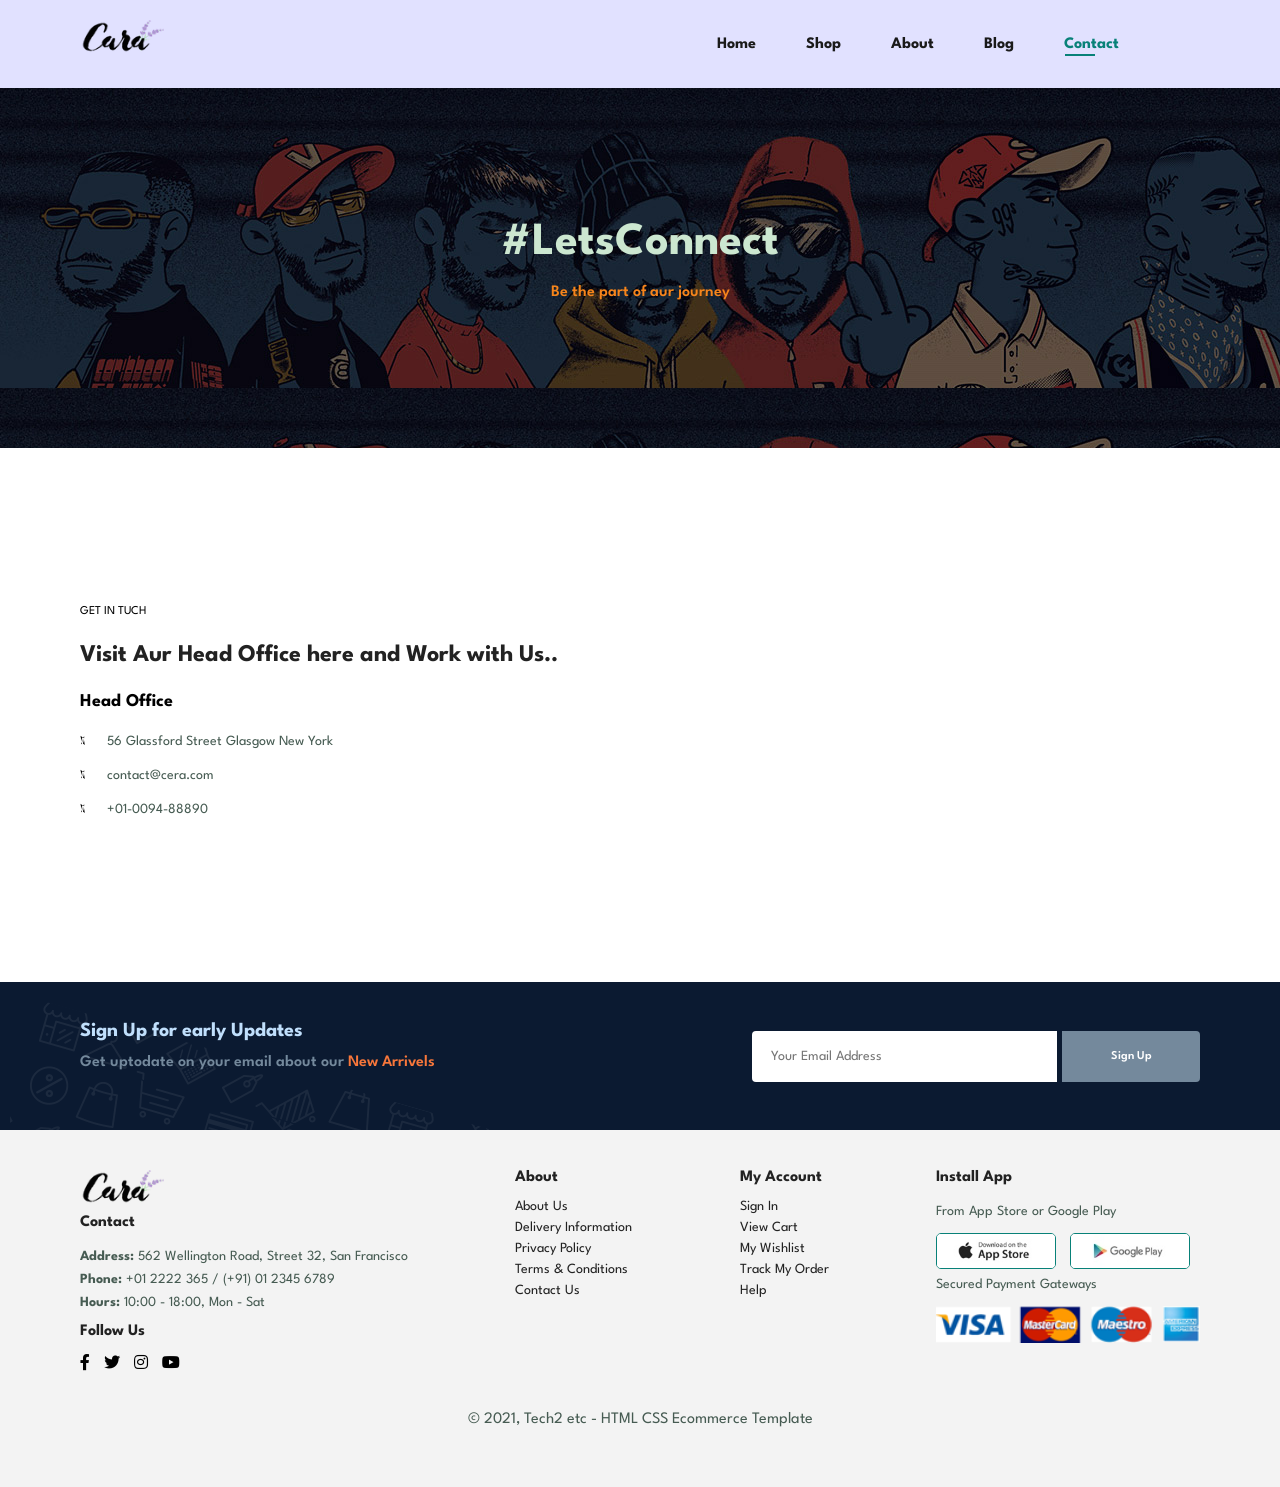
<file: contact.html>
<!DOCTYPE html>
<html lang="en">
<head>
    <meta charset="UTF-8">
    <meta name="viewport" content="width=device-width, initial-scale=1.0">
    <title>Document</title>
    <link rel="stylesheet" href="https://pro.fontawesome.com/releases/v5.10.0/css/all.css" />
    <link rel="stylesheet" href="style.css">
</head>
<body>
    <section id="header">
        <a href="#"><img src="img/logo.png" class="logo" alt=""></a>
        <div>
            <ul id="navbar">
                <li><a href="index.html">Home</a></li>
                <li><a href="shop.html">Shop</a></li>
                <li><a href="about.html">About</a></li>
                <li><a href="blog.html">Blog</a></li>
                <li><a class="active" href="contact.html">Contact</a></li>
                <li id="bagggg"><a href="cart.html"><i class="far fa-shopping-bag" aria-hidden="true"></i></a></li>
                <a href="#" id="close"><i class="far fa-times"></i></a>
            </ul>
        </div>
        <div id="mobile">
            <a href="cart.html"><i class="far fa-shopping-bag" aria-hidden="true"></i></a>
            <i id="bar" class="fas fa-outdent"></i>
        </div>
    </section>

    <section id="heroShop" class="contactUs">
        <h2>#LetsConnect</h2>
        <p>Be the part of aur journey</p>
    </section>

    <section id="contactDetails" class="section-p1">
        <div class="details">
            <span>GET IN TUCH</span>
            <h2>Visit Aur Head Office here and Work with Us..</h2>
            <h3>Head Office</h3>
            <div>
                <li>
                    <i class="fal fa-map"></i>
                    <p>56 Glassford Street Glasgow New York</p>
                </li>
                <li>
                    <i class="fal fa-envelope"></i>
                    <p>contact@cera.com</p>
                </li>
                <li>
                    <i class="fal fa-phone-alt"></i>
                    <p>+01-0094-88890</p>
                </li>
            </div>
        </div>
        <div class="map">
                <iframe src="https://www.google.com/maps/embed?pb=!1m18!1m12!1m3!1d11669.608689874924!2d-73.90925196068858!3d40.74679805097548!2m3!1f0!2f0!3f0!3m2!1i1024!2i768!4f13.1!3m3!1m2!1s0x89c25f36e5fa8673%3A0x9da47a20cea78f6b!2sH%20Mart%20Long%20Island%20City!5e1!3m2!1sen!2sin!4v1775457589790!5m2!1sen!2sin" width="600" height="450" style="border:0;" allowfullscreen="" loading="lazy" referrerpolicy="no-referrer-when-downgrade"></iframe>
            </div>
    </section>

    <section id="newsBox" class="section-p1">
        <div class="newsText">
            <h4>Sign Up for early Updates</h4>
            <p>Get uptodate on your email about our <span>New Arrivels</span></p>
        </div>
        <div class="form">
            <input type="text" placeholder="Your Email Address">
            <button class="normal">Sign Up</button>
        </div>
    </section>

    <footer class="footer">
            <div class="footer-container">

                <!-- Logo + Contact -->
                <div class="footer-col">
                    <img src="img/logo.png" alt="logo" class="logo">
                    <h4>Contact</h4>
                    <p><strong>Address:</strong> 562 Wellington Road, Street 32, San Francisco</p>
                    <p><strong>Phone:</strong> +01 2222 365 / (+91) 01 2345 6789</p>
                    <p><strong>Hours:</strong> 10:00 - 18:00, Mon - Sat</p>

                    <div class="follow">
                        <h4>Follow Us</h4>
                        <div class="icon">
                            <i class="fab fa-facebook-f"></i>
                            <i class="fab fa-twitter"></i>
                            <i class="fab fa-instagram" ></i>
                            <i class="fab fa-youtube"></i>
                        </div>
                    </div>
                </div>

                <!-- About -->
                <div class="footer-col">
                    <h4>About</h4>
                    <a href="#">About Us</a>
                    <a href="#">Delivery Information</a>
                    <a href="#">Privacy Policy</a>
                    <a href="#">Terms & Conditions</a>
                    <a href="#">Contact Us</a>
                </div>

                <!-- My Account -->
                <div class="footer-col">
                    <h4>My Account</h4>
                    <a href="#">Sign In</a>
                    <a href="#">View Cart</a>
                    <a href="#">My Wishlist</a>
                    <a href="#">Track My Order</a>
                    <a href="#">Help</a>
                </div>

                <!-- Install App -->
                <div class="footer-col install">
                    <h4>Install App</h4>
                    <p>From App Store or Google Play</p>

                    <div class="row">
                        <img src="img/pay/app.jpg" alt="">
                        <img src="img/pay/play.jpg" alt="">
                    </div>

                    <p>Secured Payment Gateways</p>
                    <img src="img/pay/pay.png" alt="">
                </div>

            </div>

            <div class="copyright">
                <p>© 2021, Tech2 etc - HTML CSS Ecommerce Template</p>
            </div>
    </footer>

    

    <script src="script.js"></script>
</body>
</html>
</file>
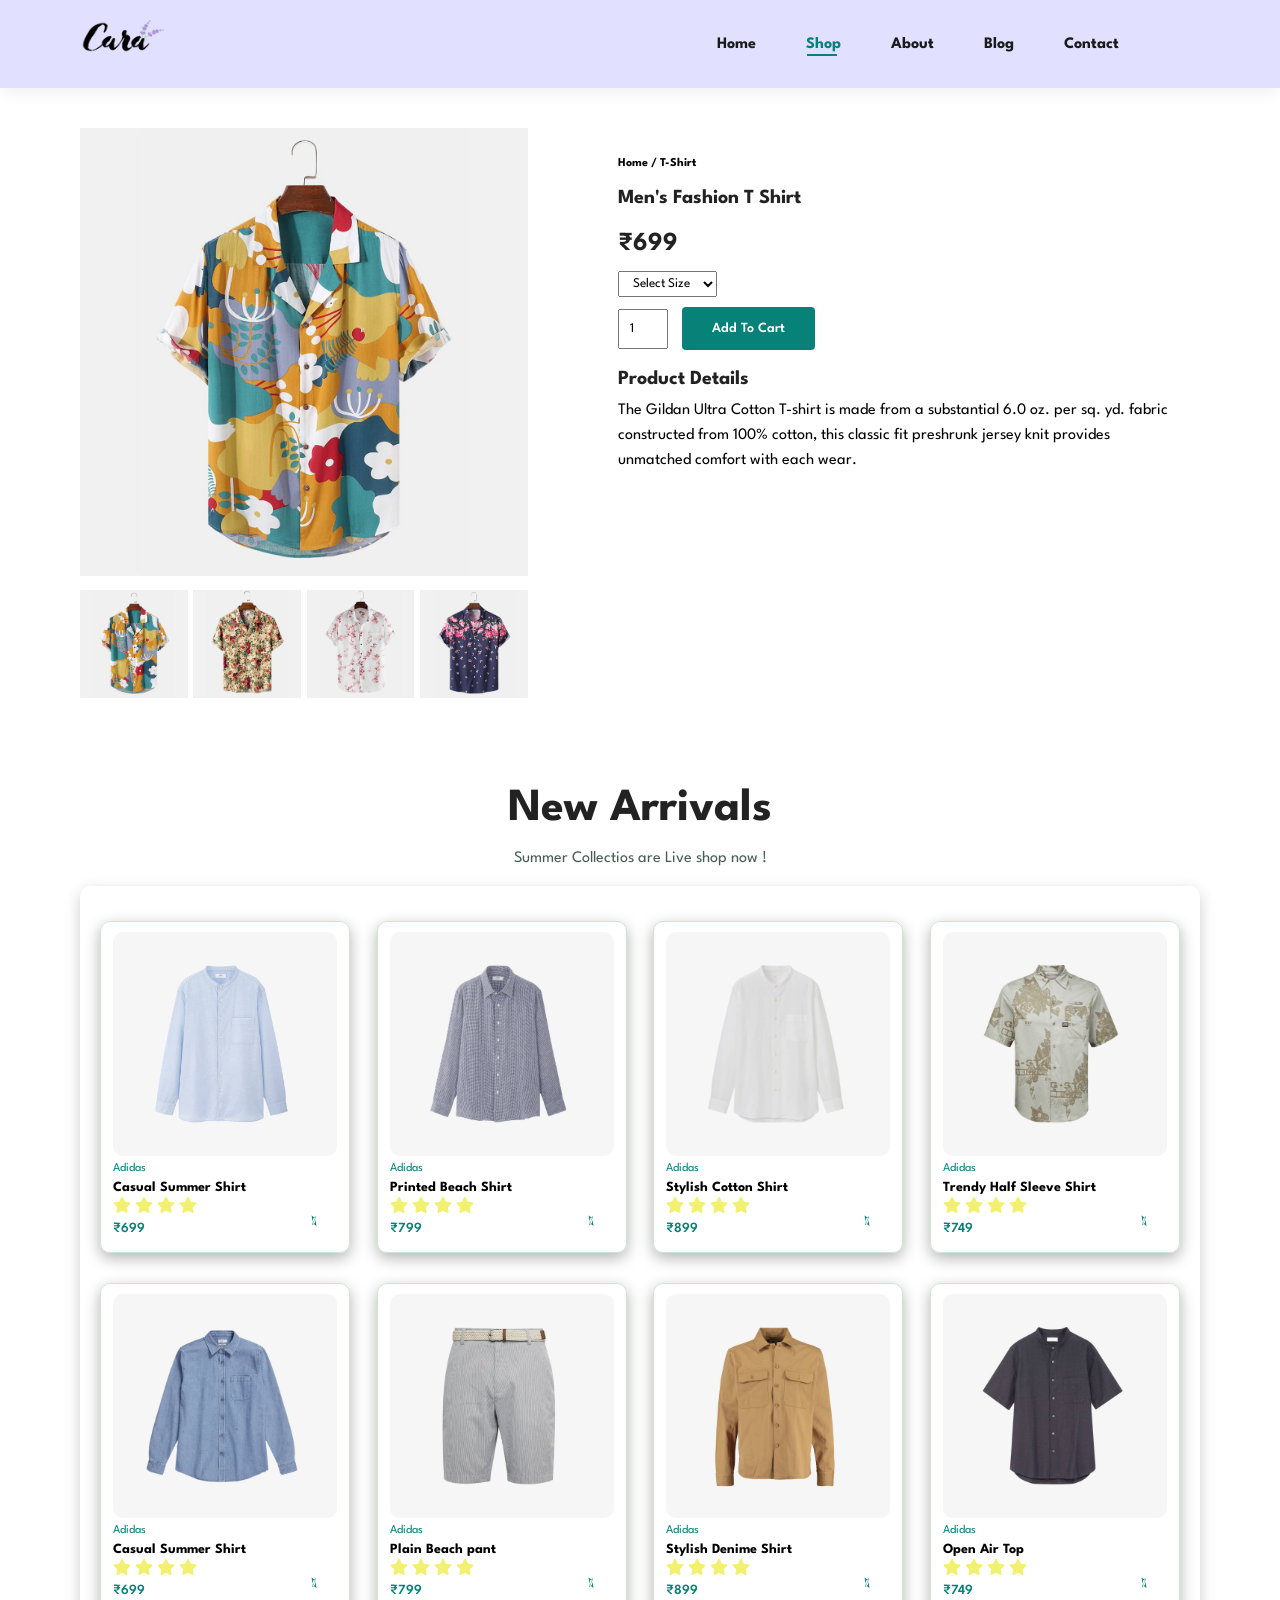
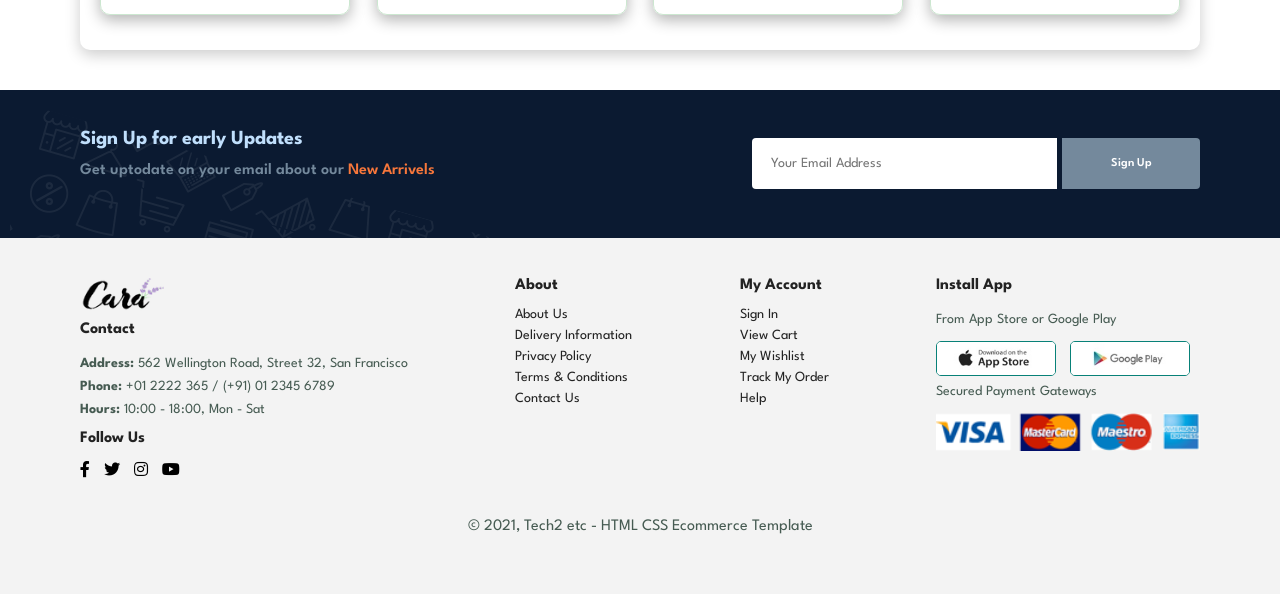
<file: product.html>
<!DOCTYPE html>
<html lang="en">
<head>
    <meta charset="UTF-8">
    <meta name="viewport" content="width=device-width, initial-scale=1.0">
    <title>Document</title>
    <link rel="stylesheet" href="https://pro.fontawesome.com/releases/v5.10.0/css/all.css" />
    <link rel="stylesheet" href="style.css">
</head>
<body>
    <section id="header">
        <a href="#"><img src="img/logo.png" class="logo" alt=""></a>
        <div>
            <ul id="navbar">
                <li><a  href="index.html">Home</a></li>
                <li><a class="active" href="shop.html">Shop</a></li>
                <li><a href="about.html">About</a></li>
                <li><a href="blog.html">Blog</a></li>
                <li><a href="contact.html">Contact</a></li>
                <li id="bagggg"><a href="cart.html"><i class="far fa-shopping-bag" aria-hidden="true"></i></a></li>
                <a href="#" id="close"><i class="far fa-times"></i></a>
            </ul>
        </div>
        <div id="mobile">
            <a href="cart.html"><i class="far fa-shopping-bag" aria-hidden="true"></i></a>
            <i id="bar" class="fas fa-outdent"></i>
        </div>
    </section>

     <section id="pro-details" class="section-p1">
        <div class="single-pro-image">
            <img src="img/products/f1.jpg" width="100%" id="mainImg">
            <div class="smallImgGroup">
                <div class="small-img-col">
                    <img src="img/products/f1.jpg" width="100%" class="small-img" alt="">
                </div>
                <div class="small-img-col">
                    <img src="img/products/f3.jpg" width="100%" class="small-img" alt="">
                </div>
                <div class="small-img-col">
                    <img src="img/products/f4.jpg" width="100%" class="small-img" alt="">
                </div>
                <div class="small-img-col">
                    <img src="img/products/f5.jpg" width="100%" class="small-img" alt="">
                </div>
            </div>
        </div>
        <div class="single-pro-details">
            <h6>Home / T-Shirt</h6>
            <h4>Men's Fashion T Shirt</h4>
            <h2>₹699</h2>

            <select>
                <option>Select Size</option>
                <option>XL</option>
                <option>XXL</option>
                <option>Small</option>
                <option>Large</option>
            </select>

            <input type="number" value="1">
            <button class="normal">Add To Cart</button>

            <h4>Product Details</h4>
            <span>
                The Gildan Ultra Cotton T-shirt is made from a substantial 6.0 oz. per sq. yd. fabric constructed from 100% cotton, this classic fit preshrunk jersey knit provides unmatched comfort with each wear.
            </span>
     </section>

    <section id="product1" class="section-p1">
        <h2>New Arrivals</h2>
        <p>Summer Collectios are Live shop now !</p>
         <div class="pro-container">

            <div class="pro1">
                <img src="img/products/n1.jpg" alt="">
                <div class="discription">
                    <span>Adidas</span>
                    <h5>Casual Summer Shirt</h5>
                    <div class="star">
                        <i class="fa fa-star"></i>
                        <i class="fa fa-star"></i>
                        <i class="fa fa-star"></i>
                        <i class="fa fa-star"></i>
                    </div>
                    <div class="price">
                        <h4>₹699</h4>
                        <a href="#"><i class="fal fa-shopping-cart"></i></a>
                    </div>
                </div>
            </div>

            <div class="pro1">
                <img src="img/products/n2.jpg" alt="">
                <div class="discription">
                    <span>Adidas</span>
                    <h5>Printed Beach Shirt</h5>
                    <div class="star">
                        <i class="fa fa-star"></i>
                        <i class="fa fa-star"></i>
                        <i class="fa fa-star"></i>
                        <i class="fa fa-star"></i>
                    </div>
                    <div class="price">
                        <h4>₹799</h4>
                        <a href="#"><i class="fal fa-shopping-cart"></i></a>
                    </div>
                </div>
            </div>

            <div class="pro1">
                <img src="img/products/n3.jpg" alt="">
                <div class="discription">
                    <span>Adidas</span>
                    <h5>Stylish Cotton Shirt</h5>
                    <div class="star">
                        <i class="fa fa-star"></i>
                        <i class="fa fa-star"></i>
                        <i class="fa fa-star"></i>
                        <i class="fa fa-star"></i>
                    </div>
                    <div class="price">
                        <h4>₹899</h4>
                        <a href="#"><i class="fal fa-shopping-cart"></i></a>
                    </div>
                </div>
            </div>

            <div class="pro1">
                <img src="img/products/n4.jpg" alt="">
                <div class="discription">
                    <span>Adidas</span>
                    <h5>Trendy Half Sleeve Shirt</h5>
                    <div class="star">
                        <i class="fa fa-star"></i>
                        <i class="fa fa-star"></i>
                        <i class="fa fa-star"></i>
                        <i class="fa fa-star"></i>
                    </div>
                    <div class="price">
                        <h4>₹749</h4>
                        <a href="#"><i class="fal fa-shopping-cart"></i></a>
                    </div>
                </div>
            </div>

            <div class="pro1">
                <img src="img/products/n5.jpg" alt="">
                <div class="discription">
                    <span>Adidas</span>
                    <h5>Casual Summer Shirt</h5>
                    <div class="star">
                        <i class="fa fa-star"></i>
                        <i class="fa fa-star"></i>
                        <i class="fa fa-star"></i>
                        <i class="fa fa-star"></i>
                    </div>
                    <div class="price">
                        <h4>₹699</h4>
                        <a href="#"><i class="fal fa-shopping-cart"></i></a>
                    </div>
                </div>
            </div>

            <div class="pro1">
                <img src="img/products/n6.jpg" alt="">
                <div class="discription">
                    <span>Adidas</span>
                    <h5>Plain Beach pant</h5>
                    <div class="star">
                        <i class="fa fa-star"></i>
                        <i class="fa fa-star"></i>
                        <i class="fa fa-star"></i>
                        <i class="fa fa-star"></i>
                    </div>
                    <div class="price">
                        <h4>₹799</h4>
                        <a href="#"><i class="fal fa-shopping-cart"></i></a>
                    </div>
                </div>
            </div>

            <div class="pro1">
                <img src="img/products/n7.jpg" alt="">
                <div class="discription">
                    <span>Adidas</span>
                    <h5>Stylish Denime Shirt</h5>
                    <div class="star">
                        <i class="fa fa-star"></i>
                        <i class="fa fa-star"></i>
                        <i class="fa fa-star"></i>
                        <i class="fa fa-star"></i>
                    </div>
                    <div class="price">
                        <h4>₹899</h4>
                        <a href="#"><i class="fal fa-shopping-cart"></i></a>
                    </div>
                </div>
            </div>

            <div class="pro1">
                <img src="img/products/n8.jpg" alt="">
                <div class="discription">
                    <span>Adidas</span>
                    <h5>Open Air Top </h5>
                    <div class="star">
                        <i class="fa fa-star"></i>
                        <i class="fa fa-star"></i>
                        <i class="fa fa-star"></i>
                        <i class="fa fa-star"></i>
                    </div>
                    <div class="price">
                        <h4>₹749</h4>
                        <a href="#"><i class="fal fa-shopping-cart"></i></a>
                    </div>
                </div>
            </div>



        </div>
    </section>

    <section id="newsBox" class="section-p1">
        <div class="newsText">
            <h4>Sign Up for early Updates</h4>
            <p>Get uptodate on your email about our <span>New Arrivels</span></p>
        </div>
        <div class="form">
            <input type="text" placeholder="Your Email Address">
            <button class="normal">Sign Up</button>
        </div>
    </section>

    <footer class="footer">
            <div class="footer-container">

                <!-- Logo + Contact -->
                <div class="footer-col">
                    <img src="img/logo.png" alt="logo" class="logo">
                    <h4>Contact</h4>
                    <p><strong>Address:</strong> 562 Wellington Road, Street 32, San Francisco</p>
                    <p><strong>Phone:</strong> +01 2222 365 / (+91) 01 2345 6789</p>
                    <p><strong>Hours:</strong> 10:00 - 18:00, Mon - Sat</p>

                    <div class="follow">
                        <h4>Follow Us</h4>
                        <div class="icon">
                            <i class="fab fa-facebook-f"></i>
                            <i class="fab fa-twitter"></i>
                            <i class="fab fa-instagram" ></i>
                            <i class="fab fa-youtube"></i>
                        </div>
                    </div>
                </div>

                <!-- About -->
                <div class="footer-col">
                    <h4>About</h4>
                    <a href="#">About Us</a>
                    <a href="#">Delivery Information</a>
                    <a href="#">Privacy Policy</a>
                    <a href="#">Terms & Conditions</a>
                    <a href="#">Contact Us</a>
                </div>

                <!-- My Account -->
                <div class="footer-col">
                    <h4>My Account</h4>
                    <a href="#">Sign In</a>
                    <a href="#">View Cart</a>
                    <a href="#">My Wishlist</a>
                    <a href="#">Track My Order</a>
                    <a href="#">Help</a>
                </div>

                <!-- Install App -->
                <div class="footer-col install">
                    <h4>Install App</h4>
                    <p>From App Store or Google Play</p>

                    <div class="row">
                        <img src="img/pay/app.jpg" alt="">
                        <img src="img/pay/play.jpg" alt="">
                    </div>

                    <p>Secured Payment Gateways</p>
                    <img src="img/pay/pay.png" alt="">
                </div>

            </div>

            <div class="copyright">
                <p>© 2021, Tech2 etc - HTML CSS Ecommerce Template</p>
            </div>
    </footer>

    <script>
        const mainImg = document.querySelector("#mainImg");
        const smallImg = document.querySelectorAll(".small-img");

        smallImg.forEach((img) => {
            img.onclick = function () {
                mainImg.src = img.src;
            };
        });
    </script>

    <script src="script.js"></script>
</body>
</html>
</file>
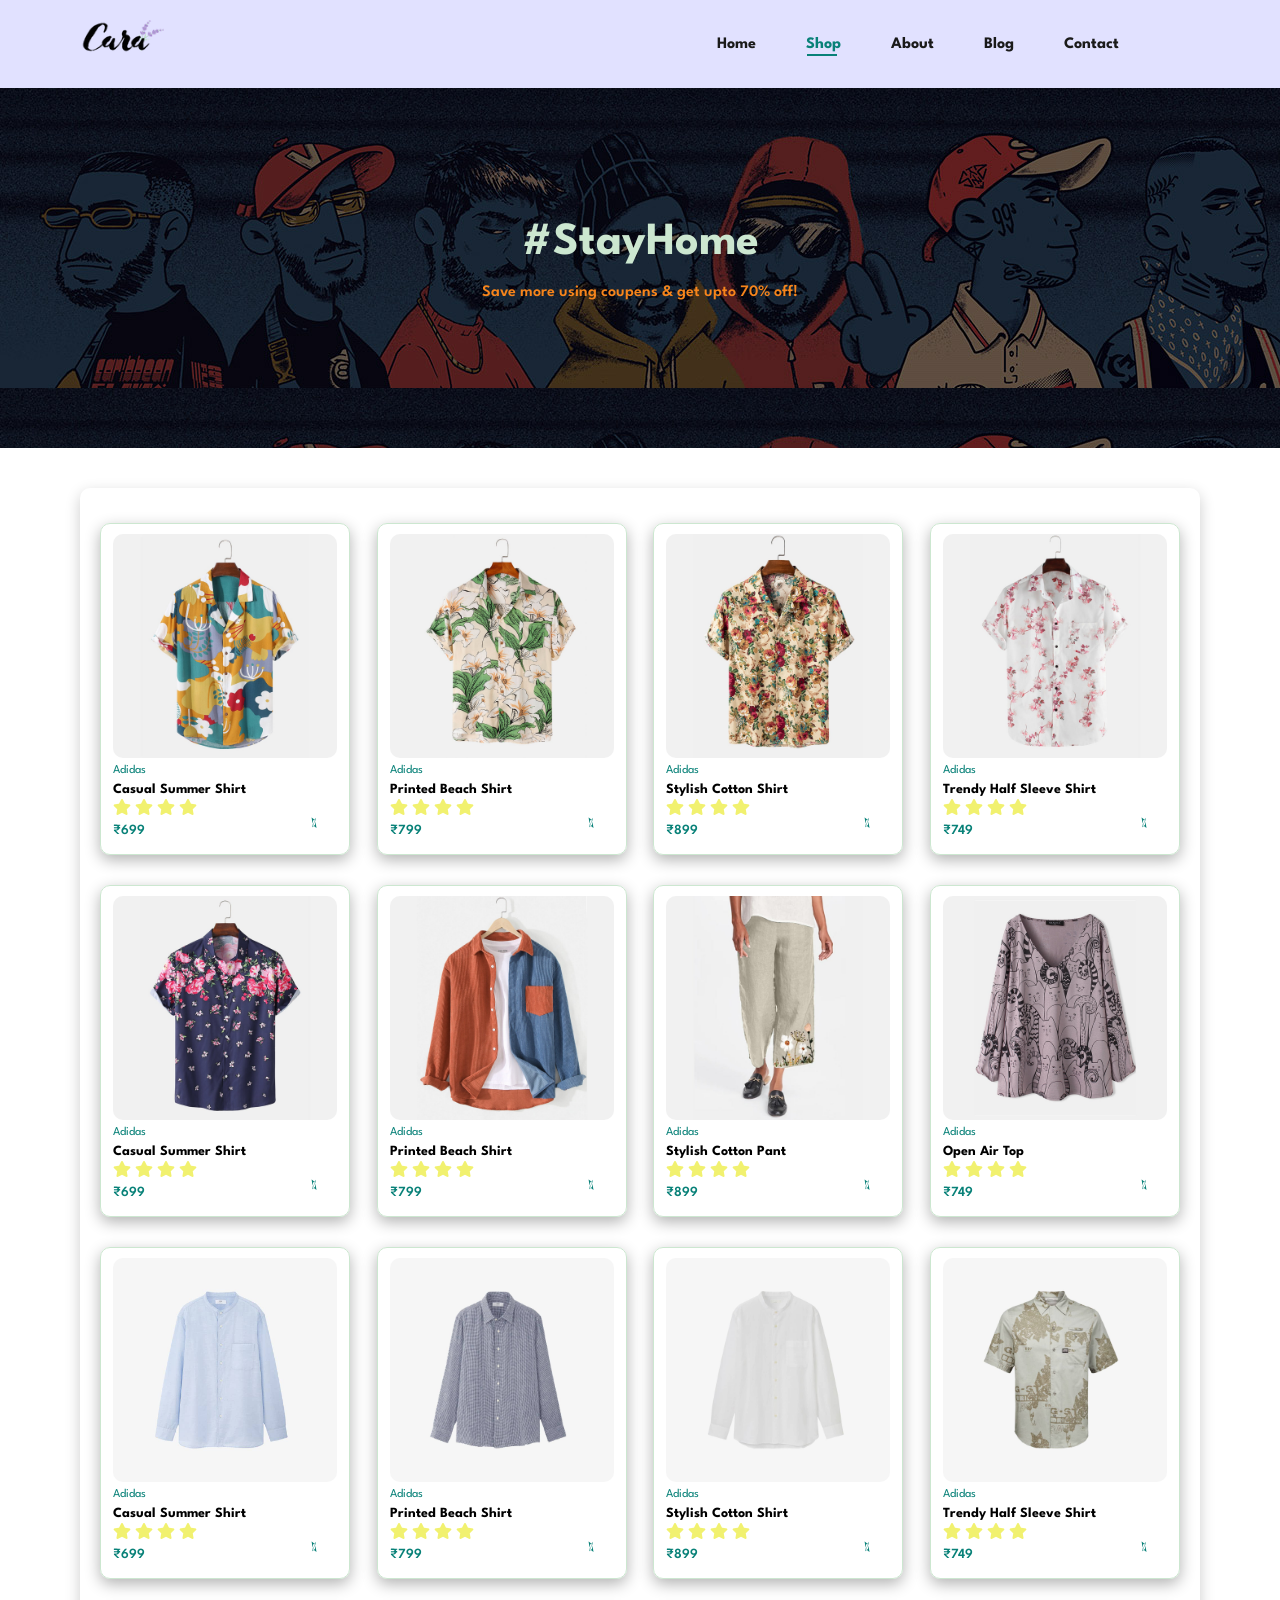
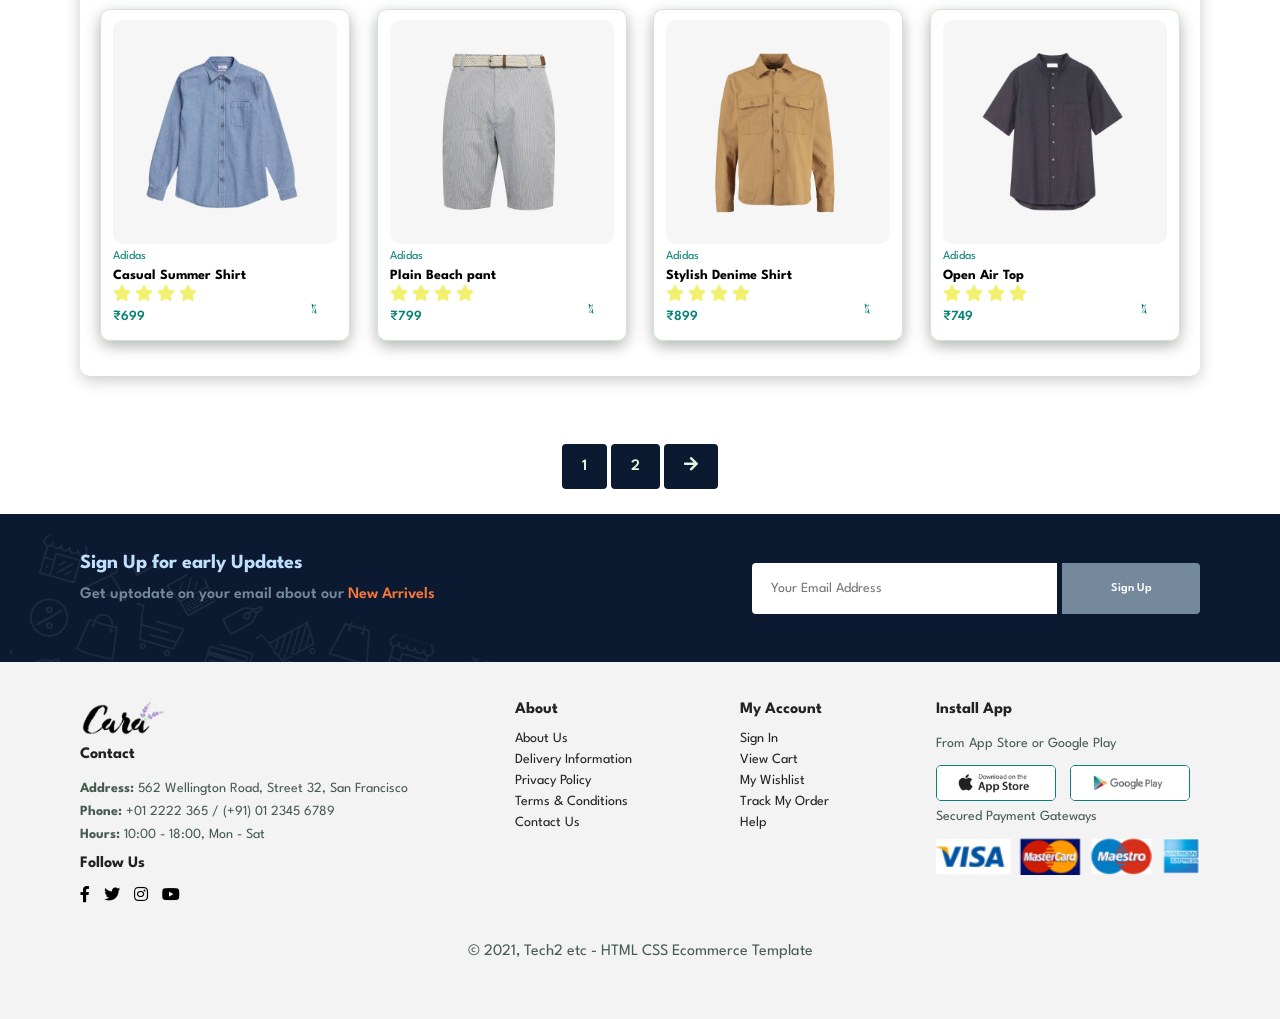
<file: shop.html>
<!DOCTYPE html>
<html lang="en">
<head>
    <meta charset="UTF-8">
    <meta name="viewport" content="width=device-width, initial-scale=1.0">
    <title>Document</title>
    <link rel="stylesheet" href="https://pro.fontawesome.com/releases/v5.10.0/css/all.css" />
    <link rel="stylesheet" href="style.css">
</head>
<body>
    <section id="header">
        <a href="#"><img src="img/logo.png" class="logo" alt=""></a>
        <div>
            <ul id="navbar">
                <li><a  href="index.html">Home</a></li>
                <li><a class="active" href="shop.html">Shop</a></li>
                <li><a href="about.html">About</a></li>
                <li><a href="blog.html">Blog</a></li>
                <li><a href="contact.html">Contact</a></li>
                <li id="bagggg"><a href="cart.html"><i class="far fa-shopping-bag" aria-hidden="true"></i></a></li>
                <a href="#" id="close"><i class="far fa-times"></i></a>
            </ul>
        </div>
        <div id="mobile">
            <a href="cart.html"><i class="far fa-shopping-bag" aria-hidden="true"></i></a>
            <i id="bar" class="fas fa-outdent"></i>
        </div>
    </section>

    <section id="heroShop">
        <h2>#StayHome</h2>
        <p>Save more using coupens & get upto 70% off! </p>
    </section>

    <section id="product1" class="section-p1">
         <div class="pro-container" onclick="window.location.href='product.html';">

            <div class="pro1">
                <img src="img/products/f1.jpg" alt="">
                <div class="discription">
                    <span>Adidas</span>
                    <h5>Casual Summer Shirt</h5>
                    <div class="star">
                        <i class="fa fa-star"></i>
                        <i class="fa fa-star"></i>
                        <i class="fa fa-star"></i>
                        <i class="fa fa-star"></i>
                    </div>
                    <div class="price">
                        <h4>₹699</h4>
                        <a href="#"><i class="fal fa-shopping-cart"></i></a>
                    </div>
                </div>
            </div>

            <div class="pro1">
                <img src="img/products/f2.jpg" alt="">
                <div class="discription">
                    <span>Adidas</span>
                    <h5>Printed Beach Shirt</h5>
                    <div class="star">
                        <i class="fa fa-star"></i>
                        <i class="fa fa-star"></i>
                        <i class="fa fa-star"></i>
                        <i class="fa fa-star"></i>
                    </div>
                    <div class="price">
                        <h4>₹799</h4>
                        <a href="#"><i class="fal fa-shopping-cart"></i></a>
                    </div>
                </div>
            </div>

            <div class="pro1">
                <img src="img/products/f3.jpg" alt="">
                <div class="discription">
                    <span>Adidas</span>
                    <h5>Stylish Cotton Shirt</h5>
                    <div class="star">
                        <i class="fa fa-star"></i>
                        <i class="fa fa-star"></i>
                        <i class="fa fa-star"></i>
                        <i class="fa fa-star"></i>
                    </div>
                    <div class="price">
                        <h4>₹899</h4>
                        <a href="#"><i class="fal fa-shopping-cart"></i></a>
                    </div>
                </div>
            </div>

            <div class="pro1">
                <img src="img/products/f4.jpg" alt="">
                <div class="discription">
                    <span>Adidas</span>
                    <h5>Trendy Half Sleeve Shirt</h5>
                    <div class="star">
                        <i class="fa fa-star"></i>
                        <i class="fa fa-star"></i>
                        <i class="fa fa-star"></i>
                        <i class="fa fa-star"></i>
                    </div>
                    <div class="price">
                        <h4>₹749</h4>
                        <a href="#"><i class="fal fa-shopping-cart"></i></a>
                    </div>
                </div>
            </div>

            <div class="pro1">
                <img src="img/products/f5.jpg" alt="">
                <div class="discription">
                    <span>Adidas</span>
                    <h5>Casual Summer Shirt</h5>
                    <div class="star">
                        <i class="fa fa-star"></i>
                        <i class="fa fa-star"></i>
                        <i class="fa fa-star"></i>
                        <i class="fa fa-star"></i>
                    </div>
                    <div class="price">
                        <h4>₹699</h4>
                        <a href="#"><i class="fal fa-shopping-cart"></i></a>
                    </div>
                </div>
            </div>

            <div class="pro1">
                <img src="img/products/f6.jpg" alt="">
                <div class="discription">
                    <span>Adidas</span>
                    <h5>Printed Beach Shirt</h5>
                    <div class="star">
                        <i class="fa fa-star"></i>
                        <i class="fa fa-star"></i>
                        <i class="fa fa-star"></i>
                        <i class="fa fa-star"></i>
                    </div>
                    <div class="price">
                        <h4>₹799</h4>
                        <a href="#"><i class="fal fa-shopping-cart"></i></a>
                    </div>
                </div>
            </div>

            <div class="pro1">
                <img src="img/products/f7.jpg" alt="">
                <div class="discription">
                    <span>Adidas</span>
                    <h5>Stylish Cotton Pant</h5>
                    <div class="star">
                        <i class="fa fa-star"></i>
                        <i class="fa fa-star"></i>
                        <i class="fa fa-star"></i>
                        <i class="fa fa-star"></i>
                    </div>
                    <div class="price">
                        <h4>₹899</h4>
                        <a href="#"><i class="fal fa-shopping-cart"></i></a>
                    </div>
                </div>
            </div>

            <div class="pro1">
                <img src="img/products/f8.jpg" alt="">
                <div class="discription">
                    <span>Adidas</span>
                    <h5>Open Air Top </h5>
                    <div class="star">
                        <i class="fa fa-star"></i>
                        <i class="fa fa-star"></i>
                        <i class="fa fa-star"></i>
                        <i class="fa fa-star"></i>
                    </div>
                    <div class="price">
                        <h4>₹749</h4>
                        <a href="#"><i class="fal fa-shopping-cart"></i></a>
                    </div>
                </div>
            </div> 

            <div class="pro1">
                <img src="img/products/n1.jpg" alt="">
                <div class="discription">
                    <span>Adidas</span>
                    <h5>Casual Summer Shirt</h5>
                    <div class="star">
                        <i class="fa fa-star"></i>
                        <i class="fa fa-star"></i>
                        <i class="fa fa-star"></i>
                        <i class="fa fa-star"></i>
                    </div>
                    <div class="price">
                        <h4>₹699</h4>
                        <a href="#"><i class="fal fa-shopping-cart"></i></a>
                    </div>
                </div>
            </div>

            <div class="pro1">
                <img src="img/products/n2.jpg" alt="">
                <div class="discription">
                    <span>Adidas</span>
                    <h5>Printed Beach Shirt</h5>
                    <div class="star">
                        <i class="fa fa-star"></i>
                        <i class="fa fa-star"></i>
                        <i class="fa fa-star"></i>
                        <i class="fa fa-star"></i>
                    </div>
                    <div class="price">
                        <h4>₹799</h4>
                        <a href="#"><i class="fal fa-shopping-cart"></i></a>
                    </div>
                </div>
            </div>

            <div class="pro1">
                <img src="img/products/n3.jpg" alt="">
                <div class="discription">
                    <span>Adidas</span>
                    <h5>Stylish Cotton Shirt</h5>
                    <div class="star">
                        <i class="fa fa-star"></i>
                        <i class="fa fa-star"></i>
                        <i class="fa fa-star"></i>
                        <i class="fa fa-star"></i>
                    </div>
                    <div class="price">
                        <h4>₹899</h4>
                        <a href="#"><i class="fal fa-shopping-cart"></i></a>
                    </div>
                </div>
            </div>

            <div class="pro1">
                <img src="img/products/n4.jpg" alt="">
                <div class="discription">
                    <span>Adidas</span>
                    <h5>Trendy Half Sleeve Shirt</h5>
                    <div class="star">
                        <i class="fa fa-star"></i>
                        <i class="fa fa-star"></i>
                        <i class="fa fa-star"></i>
                        <i class="fa fa-star"></i>
                    </div>
                    <div class="price">
                        <h4>₹749</h4>
                        <a href="#"><i class="fal fa-shopping-cart"></i></a>
                    </div>
                </div>
            </div>

            <div class="pro1">
                <img src="img/products/n5.jpg" alt="">
                <div class="discription">
                    <span>Adidas</span>
                    <h5>Casual Summer Shirt</h5>
                    <div class="star">
                        <i class="fa fa-star"></i>
                        <i class="fa fa-star"></i>
                        <i class="fa fa-star"></i>
                        <i class="fa fa-star"></i>
                    </div>
                    <div class="price">
                        <h4>₹699</h4>
                        <a href="#"><i class="fal fa-shopping-cart"></i></a>
                    </div>
                </div>
            </div>

            <div class="pro1">
                <img src="img/products/n6.jpg" alt="">
                <div class="discription">
                    <span>Adidas</span>
                    <h5>Plain Beach pant</h5>
                    <div class="star">
                        <i class="fa fa-star"></i>
                        <i class="fa fa-star"></i>
                        <i class="fa fa-star"></i>
                        <i class="fa fa-star"></i>
                    </div>
                    <div class="price">
                        <h4>₹799</h4>
                        <a href="#"><i class="fal fa-shopping-cart"></i></a>
                    </div>
                </div>
            </div>

            <div class="pro1">
                <img src="img/products/n7.jpg" alt="">
                <div class="discription">
                    <span>Adidas</span>
                    <h5>Stylish Denime Shirt</h5>
                    <div class="star">
                        <i class="fa fa-star"></i>
                        <i class="fa fa-star"></i>
                        <i class="fa fa-star"></i>
                        <i class="fa fa-star"></i>
                    </div>
                    <div class="price">
                        <h4>₹899</h4>
                        <a href="#"><i class="fal fa-shopping-cart"></i></a>
                    </div>
                </div>
            </div>

            <div class="pro1">
                <img src="img/products/n8.jpg" alt="">
                <div class="discription">
                    <span>Adidas</span>
                    <h5>Open Air Top </h5>
                    <div class="star">
                        <i class="fa fa-star"></i>
                        <i class="fa fa-star"></i>
                        <i class="fa fa-star"></i>
                        <i class="fa fa-star"></i>
                    </div>
                    <div class="price">
                        <h4>₹749</h4>
                        <a href="#"><i class="fal fa-shopping-cart"></i></a>
                    </div>
                </div>
            </div>



        </div>
    </section>

    <section id="pageMover" class="section-p1">
        <a href="#">1</a>
        <a href="#">2</a>
        <a href="#"><i class="fa fa-arrow-right" aria-hidden="true"></i></a>
    </section>

    <section id="newsBox" class="section-p1">
        <div class="newsText">
            <h4>Sign Up for early Updates</h4>
            <p>Get uptodate on your email about our <span>New Arrivels</span></p>
        </div>
        <div class="form">
            <input type="text" placeholder="Your Email Address">
            <button class="normal">Sign Up</button>
        </div>
    </section>

    <footer class="footer">
            <div class="footer-container">

                <!-- Logo + Contact -->
                <div class="footer-col">
                    <img src="img/logo.png" alt="logo" class="logo">
                    <h4>Contact</h4>
                    <p><strong>Address:</strong> 562 Wellington Road, Street 32, San Francisco</p>
                    <p><strong>Phone:</strong> +01 2222 365 / (+91) 01 2345 6789</p>
                    <p><strong>Hours:</strong> 10:00 - 18:00, Mon - Sat</p>

                    <div class="follow">
                        <h4>Follow Us</h4>
                        <div class="icon">
                            <i class="fab fa-facebook-f"></i>
                            <i class="fab fa-twitter"></i>
                            <i class="fab fa-instagram" ></i>
                            <i class="fab fa-youtube"></i>
                        </div>
                    </div>
                </div>

                <!-- About -->
                <div class="footer-col">
                    <h4>About</h4>
                    <a href="#">About Us</a>
                    <a href="#">Delivery Information</a>
                    <a href="#">Privacy Policy</a>
                    <a href="#">Terms & Conditions</a>
                    <a href="#">Contact Us</a>
                </div>

                <!-- My Account -->
                <div class="footer-col">
                    <h4>My Account</h4>
                    <a href="#">Sign In</a>
                    <a href="#">View Cart</a>
                    <a href="#">My Wishlist</a>
                    <a href="#">Track My Order</a>
                    <a href="#">Help</a>
                </div>

                <!-- Install App -->
                <div class="footer-col install">
                    <h4>Install App</h4>
                    <p>From App Store or Google Play</p>

                    <div class="row">
                        <img src="img/pay/app.jpg" alt="">
                        <img src="img/pay/play.jpg" alt="">
                    </div>

                    <p>Secured Payment Gateways</p>
                    <img src="img/pay/pay.png" alt="">
                </div>

            </div>

            <div class="copyright">
                <p>© 2021, Tech2 etc - HTML CSS Ecommerce Template</p>
            </div>
    </footer>

    

    <script src="script.js"></script>
</body>
</html>
</file>
<file: style.css>
@import url("https://fonts.googleapis.com/css2?family=Spartan:wght@100;200;300;400;500;600;700;800;900&display=swap");
* {
  margin: 0;
  padding: 0;
  box-sizing: border-box;
  font-family: "Spartan", sans-serif;
}

html {
  scroll-behavior: smooth;
}

/* Global Styles */

h1 {
  font-size: 50px;
  line-height: 64px;
  color: #222;
}

h2 {
  font-size: 46px;
  line-height: 54px;
  color: #222;
}

h4 {
  font-size: 20px;
  color: #222;
}

h6 {
  font-weight: 700;
  font-size: 12px;
}

p {
  font-size: 16px;
  color: #465b52;
  margin: 15px 0 20px 0;
}

.section-p1 {
  padding: 40px 80px;
}

.section-m1 {
  margin: 40px 0;
}

button.normal{
    font-size: 14px;
    font-weight: 600;
    padding: 15px 30px;
    color: black;
    background-color: #c0dffc;
    border-radius: 4px;
    cursor: pointer;
    border: none;
    outline: none;
    transition: 0.2s;
}

body {
  width: 100%;
}

/* Header Section */

#header{
    display: flex;
    justify-content: space-between;
    padding: 20px 80px;
    background-color: rgb(225, 225, 255);
    box-shadow: 0 5px 15px rgb(0, 0, 0, 0.06);
    position: sticky;
    z-index: 999;
    top: 0;
    left: 0;
     
}
#navbar{
    display: flex;
    align-items: center;
    justify-content: space-between;
    gap: 50px;
    padding: 15px;
}
#navbar li{
    list-style: none;
    position: relative;
    
}
#navbar li a{
    text-decoration: none;
    font-size: 16px;
    font-weight: 600px;
    font-weight: bold;
    color: #1a1a1a;
    transition: 0.3s ease;
}

#navbar li a:hover,
#navbar li a.active{
    color: #088178;
}

#navbar li a.active::after,
#navbar li a:hover::after{
    content: "";
    width: 30px;
    height: 2px;
    background:#088178;
    position: absolute;
    bottom: -4px;
    left: 1px;
}

/* Home Page */
#hero{
    background-image: url("img/hero4.png");
    height: 90vh;
    width: 100%;
    background-size: cover;
    background-position: top 25% right 0;
    padding: 0 80px;
    display: flex;
    flex-direction: column;
    align-items: flex-start;
    justify-content: center;
     
     
}
#hero h4{
    padding-bottom: 20px;

}

#hero h1{
    color: #088178;
}

#hero button{
    background-image: url("img/button.png");
    background-color: transparent;
    color: #088178;
    border: 0;
    font-weight: bold;
    padding: 14px 80px;
    background-repeat: no-repeat;
    transition: 0.3s ease;
    cursor: pointer;
}
#hero button:hover{
    transform: scale(0.9)
}

/* Feature Section */
#feature{
    display: flex;
    align-items: center;
    justify-content: space-between;
    flex-wrap: wrap;
}

#feature .f-box{
    width: 180px;
    text-align: center;
    padding: 25px 15px;
    box-shadow: 0px 5px 15px rgba(0, 0, 0, 0.3);
    border: 1px solid #cce7d0;
    border-radius: 5px;
    transition: all 0.3s ease;
}
#feature .f-box:hover {
    transform: scale(1.08); /* slightly bigger */
    box-shadow: 0 10px 25px rgba(0, 0, 0, 0.2); /* shadow for depth */
}
#feature .f-box h6{
    display: inline-block;
    background-color: #dcf7f5;
    padding: 10px;
}
#feature .f-box img{
    width: 100%;
    margin-bottom: 10px;
}
#feature .f-box:nth-child(2) h6{
    background-color: #f7dcf3;
}
#feature .f-box:nth-child(3) h6{
    background-color: #dcf7de;
}
#feature .f-box:nth-child(4) h6{
    background-color: #c0dffc;
}
#feature .f-box:nth-child(5) h6{
    background-color: #dac0fc;
}
#feature .f-box:nth-child(6) h6{
    background-color: #ebc0fc;
}

/* Products Section */
#product1{
    text-align: center;
}
#product1 .pro-container{
    padding: 20px;
    border-radius: 10px;
    box-shadow: 0px 5px 15px rgba(0, 0, 0, 0.2);
    display: flex;
    align-items: center;
    justify-content: space-between;
    flex-wrap: wrap;
}
#product1 .pro1{
    width: 25px;
    min-width: 250px;
    padding: 10px 12px;
    border: 1px solid #cce7d0;
    border-radius: 10px;
    margin: 15px 0;
    cursor: pointer;
    box-shadow: 0px 5px 15px rgba(0, 0, 0, 0.3);
    transition: all 0.3s ease;
}
#product1 .pro1:hover{
    transform: scale(1.08); /* slightly bigger */
    box-shadow: 0 10px 25px rgba(0, 0, 0, 0.2); /* shadow for depth */
}

#product1 .pro1 img{
    width: 100%;
    border-radius: 10px;
    
}
#product1 .pro1 .discription{
    text-align: start;
}
#product1 .pro1 .discription span{
    color: #088178;
    font-size: 12px;
}
#product1 .pro1 .discription h5{
    padding-top: 6px;
    font-size: 14px;
}
#product1 .pro1 .discription .star i{
    padding-top: 3px;
    color: rgb(241, 241, 111);
}
#product1 .pro1 .discription h4{
    padding: 7px 0;
    font-size: 14px;
    font-weight: 600;
    color: #088178;
}
#product1 .pro1 .discription .price{
    display: flex;
    justify-content: space-between;
}
#product1 .pro1 .discription .price i{
    padding-right: 20px;
    color: #088178;
    transition: all 0.3s ease;
}
#product1 .pro1 .discription .price i:hover{
    transform: scale(1.3);
}

/* Banner Section */

#banner{
    background-image: url("img/banner/b2.jpg");
    height: 40vh;
    width: 100%;
    display: flex;
    flex-direction: column;
    align-items: center;
    justify-content: center;
    text-align:center;
    gap: 10px;
    background-size: cover;
    background-position: center;

}

#banner h4{
    color: #c0dffc;
    font-size: 18px;
}
#banner h2{
    color: #f7fbff;
    font-size: 32px;
    padding: 10px 0;
}
#banner span{
    color: #e42121;
}
#banner button{
    padding: 15px;
    font-size: 14px;
    font-weight: 600;
    transition: 0.3s ease;
}
#banner button:hover{
    transform: scale(1.05);
}
#smBanner{
    display: flex;
    justify-content: space-between;
    flex-wrap: wrap;
    gap: 5px;
}
#smBanner .bannerBox1{
    background-image: url("img/banner/b17.jpg");
    height: 50vh;
    min-width: 580px;
    display: flex;
    flex-direction: column;
    align-items: flex-start;
    justify-content: center;
    text-align:center;
    gap: 10px;
    background-size: cover;
    background-position: center;
    padding: 30px;
}
#smBanner .bannerBox2{
    background-image: url("img/banner/b10.jpg");
    height: 50vh;
    min-width: 580px;
    display: flex;
    flex-direction: column;
    align-items: flex-start;
    justify-content: center;
    text-align:center;
    gap: 10px;
    background-size: cover;
    background-position: center;
    padding: 30px;
}
 
#smBanner h4{
    color: #ffffff;
    font-weight: 500;
}
button.bannerBtn{
    font-size: 13px;
    font-weight: 600;
    padding: 11px 18px;
    color: #ffffff;
    background-color:  transparent;
    cursor: pointer;
    border: 1px solid #ffffff;
    outline: none;
    transition: 0.2s;
}
#smBanner .bannerBtn:hover{
    transform: scale(1.05);
    color: #1a1a1a;
    background-color: #ffffff;
}
#banner3{
    display: flex;
    justify-content: space-between;
    flex-wrap: wrap;
    gap: 5px;
    padding: 0 80px;
}
#banner3 .bannerBox1{
    background-image: url("img/banner/b7.jpg");
    height: 30vh;
    min-width: 30%;
    display: flex;
    flex-direction: column;
    align-items: flex-start;
    justify-content: center;
    text-align:center;
    background-size: cover;
    background-position: center;
    padding: 20px;
    margin-bottom: 20px;
}
#banner3 .bannerBox2{
    background-image: url("img/banner/b4.jpg");
    height: 30vh;
    min-width: 30%;
    display: flex;
    flex-direction: column;
    align-items: flex-start;
    justify-content: center;
    text-align:center;
    background-size: cover;
    background-position: center;
    padding: 20px;
    margin-bottom: 20px;
}
#banner3 .bannerBox3{
    background-image: url("img/banner/b18.jpg");
    height: 30vh;
    min-width: 30%;
    display: flex;
    flex-direction: column;
    align-items: flex-start;
    justify-content: center;
    text-align:center;
    background-size: cover;
    background-position: center;
    padding: 20px;
    margin-bottom: 20px;
}
#banner3 h2{
    color: #c0dffc;
    font-weight: 900;
    font-size: 22px;
}
#banner3 h3{
    color: #f55b5b;
    font-weight: 700;
    font-size: 18px;
}

#newsBox{
    display: flex;
    align-items: center;
    justify-content: space-between;
    flex-wrap: wrap;
    background-image: url("img/banner/b14.png");
    background-repeat: no-repeat;
    background-position: 10px 20px;
    background-color: #0b1a31;
}
#newsBox h4{
    color: #c0dffc;
    font-weight: 700;
}
#newsBox p{
    color: #74899c;
    font-weight: 600;
}
#newsBox p span{
    color: #f8773b;
    font-weight: 600;
}
#newsBox input{
    height: 3.2rem;
    width: 100%;
    padding: 0 1.25em;
    font-size: 14px;
    border: 1px solid transparent;
    border-radius: 4px;
    border-top-right-radius: 0;
    border-bottom-right-radius: 0;
}
#newsBox button{
    color: #ffff;
    background-color: #74899c;
    height: 3.2rem;
    font-size: 12px;
    width: 40%;
    border-top-left-radius: 0;
    border-bottom-left-radius: 0;
     

}
#newsBox .form{
    display: flex;
    justify-content:  space-between;
    align-items: center;
    width: 40%;
    gap: 5px;
     
}

.footer {
    background-color: #f3f3f3;
    padding: 40px 80px;
}

.footer-container {
    display: flex;
    flex-wrap: wrap;
    justify-content: space-between;
}

.footer-col {
    display: flex;
    flex-direction: column;
    margin-bottom: 20px;
}

.footer-col h4 {
    font-size: 16px;
    margin-bottom: 15px;
}

.footer-col p {
    font-size: 14px;
    margin: 5px 0;
}

.footer-col a {
    text-decoration: none;
    color: #222;
    margin-bottom: 8px;
    font-size: 14px;
    transition: 0.3s;
}

.footer-col a:hover {
    color: #088178;
}

.logo {
    width: 120px;
    margin-bottom: 10px;
}
.follow{
    margin-top: 10px;
}

.follow .icon i {
    margin-right: 10px;
    cursor: pointer;
    transition: 0.3s;
}

.follow .icon i:hover {
    color: #088178;
    transform: scale(1.05);

}

.install .row img {
    width: 120px;
    margin-right: 10px;
    border: 1px solid #088178;
    border-radius: 5px;
}

.install img {
    margin-top: 10px;
}

.copyright {
    text-align: center;
    margin-top: 20px;
    font-size: 14px;
}

#mobile{
     display: none;
     align-items: center;
      
}
#close{
    display: none;
}

/* Shop Page Section */
#heroShop{
    background-image: url("img/banner/b1.jpg");
    width: 100%;
    height: 40vh;
    display: flex;
    justify-content: center;
    align-items: center;
    flex-direction: column;
}
#heroShop h2{
    color: #cce7d0;
}
#heroShop p{
    color: #f7851b;
    font-weight: 600;
}
#pageMover{
    
    text-align: center;
     
}
#pageMover a{
    text-decoration: none;
    background-color: #0b1a31;
    padding: 15px 20px;
    color: #dcf7de;
    border-radius: 4px;
    font-weight: 600;
}

#pro-details .single-pro-image{
    width: 40%;
    margin-right: 50px;
}
#pro-details .smallImgGroup{
    display: flex;
    align-items: center;
    justify-content: space-between;
}
.small-img-col{
    flex-basis: 24%;
    cursor: pointer;
    transition: 0.3s ease;
}
.small-img-col:hover{
    transform: scale(1.08);
}

/* Product Details Layout */
#pro-details {
    display: flex;
    gap: 40px;
}

/* Left Side Image */
.single-pro-image {
    width: 40%;
}

.smallImgGroup {
    display: flex;
    justify-content: space-between;
    margin-top: 10px;
}

.small-img-col {
    width: 24%;
    cursor: pointer;
}

/* Right Side Content */
.single-pro-details {
    width: 50%;
    padding-top: 30px;
}

.single-pro-details h4 {
    padding: 20px 0 10px;
}

.single-pro-details h2 {
    font-size: 26px;
}

.single-pro-details select {
    display: block;
    padding: 5px 10px;
    margin-bottom: 10px;
}

.single-pro-details input {
    width: 50px;
    height: 40px;
    padding-left: 10px;
    margin-right: 10px;
}

.single-pro-details button {
    background: #088178;
    color: #fff;
}

.single-pro-details span {
    line-height: 25px;
}

/* Blog Section */
#heroShop.pageHeader{
    background-image: url("img/banner/b19.jpg");
}
#heroShop.pageHeader p{
    color: #49ff11;
}

#blog{
    padding: 150px 150px 0 150px;
}
#blog .blog-container{
    display: flex;
    align-items: center;
    width: 100%;
    position: relative;
    margin-bottom: 70px;
}
#blog .blog-img{
    width: 50%;
    margin-right: 40px;
}
#blog img{
    width: 100%;
    height: 300px;
    object-fit: cover;
}
#blog .blog-content{
    width: 50%;
}
#blog .blog-content a{
    text-decoration: none;
    font-size: 13px;
    color: #1a1a1a;
    font-weight: 700;
}

#blog .blog-container h1{
    position: absolute;
    top: -40px;
    left: 0;
    font-size: 70px;
    font-weight: 700;
    color: #dac0fc;
    z-index: -2;
}

#heroShop.aboutSec {
    background-image: url("img/about/banner.png");
    background-size: cover;       
    background-position: center;  
    background-repeat: no-repeat;
}

#about-section {
    display: flex;
    align-items: center;
    gap: 40px;
}

/* Left Image */
.about-img {
    width: 50%;
}

.about-img img {
    width: 100%;
    border-radius: 5px;
}

/* Right Content */
.about-content {
    width: 50%;
}

.about-content h2 {
    font-size: 36px;
    margin-bottom: 15px;
}

.about-content p {
    font-size: 14px;
    color: #555;
    line-height: 25px;
}

.about-content abbr {
    font-size: 13px;
    color: #333;
}
marquee {
    padding: 5px;
    background-color: #c0dffc;
}
#about-app{
    text-align: center;
}

#about-app .video{
    width:70%;
    height: 100%;
    margin-top: 30px;
    margin: 30px auto 0 auto;

}
#about-app .video video{
    width: 100%;
    height: 100%;
    border-radius: 20px;
    
}
#about-app a{
    text-decoration: none;
}

#contactDetails{
    display: flex;
    align-items: center;
    justify-content: space-between;
    gap: 20px;
}
#contactDetails .details span{
    font-size: 12px;
}
#contactDetails .details h2{
    font-size: 24px;
    line-height: 35px;
    padding: 20px 0;
}
#contactDetails .details h3{
    font-size: 18px;
    padding-bottom: 15px; 
}
#contactDetails .details li{
    list-style: none;
    display: flex;
    padding: 10px 0;
}
#contactDetails .details li i{
    font-size: 14px;
    padding-right: 22px;
}
#contactDetails .details li p{
    margin: 0;
    font-size: 14px;
}
#cart {
    overflow-x: auto;
}

#cart table {
    width: 100%;
    border-collapse: collapse;
    table-layout: fixed;
    white-space: nowrap;
}

#cart table img {
    width: 70px;
}

#cart table td:nth-child(1) {
    width: 50px;
    text-align: center;
}

#cart table td:nth-child(2) {
    width: 100px;
}

#cart table td:nth-child(3) {
    width: 200px;
}

#cart table td:nth-child(4),
#cart table td:nth-child(5),
#cart table td:nth-child(6) {
    width: 120px;
    text-align: center;
}

#cart table td input {
    width: 60px;
    padding: 5px;
}

#cart table thead {
    border-bottom: 1px solid #ddd;
    border-top: 1px solid #ddd;
}

#cart table thead td {
    font-weight: bold;
    text-transform: uppercase;
    font-size: 14px;
    padding: 15px 0;
}

#cart table tbody tr td {
    padding: 15px 0;
    font-size: 14px;
}

#cart table tbody td i {
    color: #888;
    cursor: pointer;
}

#cart-add {
    display: flex;
    justify-content: space-between;
    gap: 30px;
    flex-wrap: wrap;
}

/* Coupon */
#coupon {
    width: 50%;
}

#coupon h3 {
    margin-bottom: 15px;
}

#coupon div {
    display: flex;
}

#coupon input {
    padding: 10px;
    width: 70%;
    border: 1px solid #ccc;
    outline: none;
}

#coupon button {
    padding: 10px 20px;
    background: #088178;
    color: #fff;
    border: none;
    cursor: pointer;
}

/* Subtotal */
#subtotal {
    width: 40%;
    border: 1px solid #ccc;
    padding: 20px;
}

#subtotal h3 {
    margin-bottom: 15px;
}

#subtotal table {
    width: 100%;
    border-collapse: collapse;
    margin-bottom: 20px;
}

#subtotal table td {
    padding: 10px;
    border: 1px solid #ddd;
}

#subtotal button {
    width: 100%;
    background: #088178;
    color: #fff;
    padding: 12px;
    border: none;
    cursor: pointer;
}


/* Media Responsive */
@media (max-width : 820px) {

    .section-p1{
        padding: 40px 40px;
    }

    #navbar {
    display: flex;
    align-items: flex-start;
    justify-content: flex-start;
    flex-direction: column;
    position: fixed;
    top: 0;
    right: -300px;
    height: 100vh;
    width: 200px;
    background-color:rgb(225, 225, 255);
    padding: 80px 0 0 10px;
    transition: 0.3s ;
    }

    #navbar.active{
        right: 0px;
    }


    #mobile{
     display: flex;
     align-items: center;
      
    }
    #mobile i{
        color: #1a1a1a;
        font-size: 24px;
        padding-left: 40px;
        cursor: pointer;
    }
    #navbar .active{
        right: 0px;
    }
    #close{
        position: absolute;
        top: 30px;
        display: block;
        color: #1a1a1a;
        font-size: 24px;
        text-align: start;
    }
    #bagggg{
        display: none;
    }

    #hero{
        height: 70vh;
        padding: 0 80px;
        background-position: top 30% right 30%;
    }
    #feature{
        justify-content: center;
        
    }
    #feature .f-box {
        margin: 15px 15px;
    }
    #product1 .pro-container {
        justify-content: center;
        
    }
    #product1 .pro1 {
         margin: 15px;
    }
    #smBanner {
        justify-content: center; 
    }
    #banner3 {
        padding: 0 40px;
    }
    #banner3 .bannerBox1{
        width: 25%;
    }
    #banner3 .bannerBox2{
        width: 25%;
    }
    #banner3 .bannerBox3{
        width: 25%;
    }
    #newsBox .form{
        width: 70%;
    }

    #blog img {
        width: 100%;
        height: 220px;
        object-fit: cover;
    }

    #blog .blog-container {
        display: flex;
        align-items: center;
        width: 100%;
        height: 35vh;
        position: relative;
        margin-bottom: 70px;
    }
    #cart-add {
        flex-direction: column;
    }

    #coupon,
    #subtotal {
        width: 100%;
    }
    #cart.section-p1{
        padding: 10px;
    }

}

@media (max-width : 420px) {

    .section-p1{
        padding: 20px;
    }
    #header{
        padding: 10px 30px;
        width: 100%;
    }
    #hero{
        padding: 0 20px;
        background-position:55%;
    }
    h2{
        font-size:32px;
    }
    h1{
        font-size: 40px
    }
    #feature{
        justify-content: space-between;
    }
    #feature .f-box{
        width: 155px;
        margin: 0 0 15px 0;
    }
    #product1 .pro-container {
        justify-content: space-between;
    }
    #product1 .pro1 {
        width: 100%;
         
    }
    #banner{
        padding: 10px;
    }
     #smBanner {
        display: flex;
        flex-direction: column; /* stack vertically */
        gap: 15px;
        width: 100%;
    }

    #smBanner .bannerBox1,
    #smBanner .bannerBox2 {
        width: 100%;
        min-width: 100%;
        height: 180px; /* smaller for mobile */
        padding: 15px;
    }

    #smBanner h2 {
        font-size: 18px;
    }

    #smBanner h4 {
        font-size: 14px;
    }

    #smBanner span {
        font-size: 12px;
    }
    #banner3 {
        display: flex;
        flex-direction: column; /* stack vertically */
        gap: 15px;
        padding: 0 15px;
    }

    #banner3 .bannerBox1,
    #banner3 .bannerBox2,
    #banner3 .bannerBox3 {
        width: 100%;
        min-width: 100%; /* override 30% */
        height: 150px; /* smaller height */
        padding: 15px;
    }

    #banner3 h2 {
        font-size: 16px;
    }

    #banner3 h3 {
        font-size: 12px;
    }
    .footer {
        padding: 20px;
    }

    .footer-container {
        display: flex;
        flex-direction: column; /* stack */
        gap: 20px;
    }

    .footer-col {
        width: 100%;
    }

    .footer-col h4 {
        font-size: 16px;
    }

    .footer-col p,
    .footer-col a {
        font-size: 13px;
    }

    .install .row {
        display: flex;
        flex-direction: column;
        gap: 10px;
    }

    .install .row img {
        width: 100px;
    }

    .copyright {
        text-align: center;
        font-size: 12px;
    }

    /* product section */

    #heroShop {
        background-image: url("img/banner/b1.jpg");
        width: 100%;
        height: 30vh;
        display: flex;
        justify-content: center;
        align-items: center;
        flex-direction: column;
        object-fit: cover;
    }
    #heroShop p{
        text-align: center;
    }


    #pro-details{
        display: flex;
        flex-direction: column;
    }

    #pro-details .single-pro-image{
        width: 100% !important;
        margin-right: 50px !important;
    }
    #pro-details .single-pro-details{
        width: 100%;
    }
    #pro-details .single-pro-details span{
        font-size: 12px;
    }

    /* blog page */
    #blog{
        padding: 100px 20px 0 20px;
    }
    #blog .blog-container{
        display: flex;
        flex-direction: column;
        align-items: flex-start;
    }
    #blog .blog-img{
        width: 100%;
    }
    #blog .blog-content{
        width: 100%;
        margin-bottom: 20px;
    }
    #about-section {
        display: flex;
        align-items: center;
        flex-direction: column;
        gap: 40px;
        margin: 0 30px;
    }   
    #about-section .about-img{
        width: 100%;
    }
    #about-section .about-content{
        width: 100%;
    }
    #about-section.section-p1{
        padding: 0;
    }
    #about-section h1{
        font-size: 12px;
    }
    #contactDetails {
        display: flex;
        align-items: center;
        justify-content: space-between;
        flex-direction: column;
        gap: 20px;
    }
    #contactDetails .details h2 {
        font-size: 18px;
        line-height: 25px;
        padding: 10px 0;
    }
     #contactDetails .map {
        width: 100%;
        height: 300px;
    }

    #contactDetails .map iframe {
        width: 100%;
        height: 100%;
        border: 0;
    }
}
</file>
